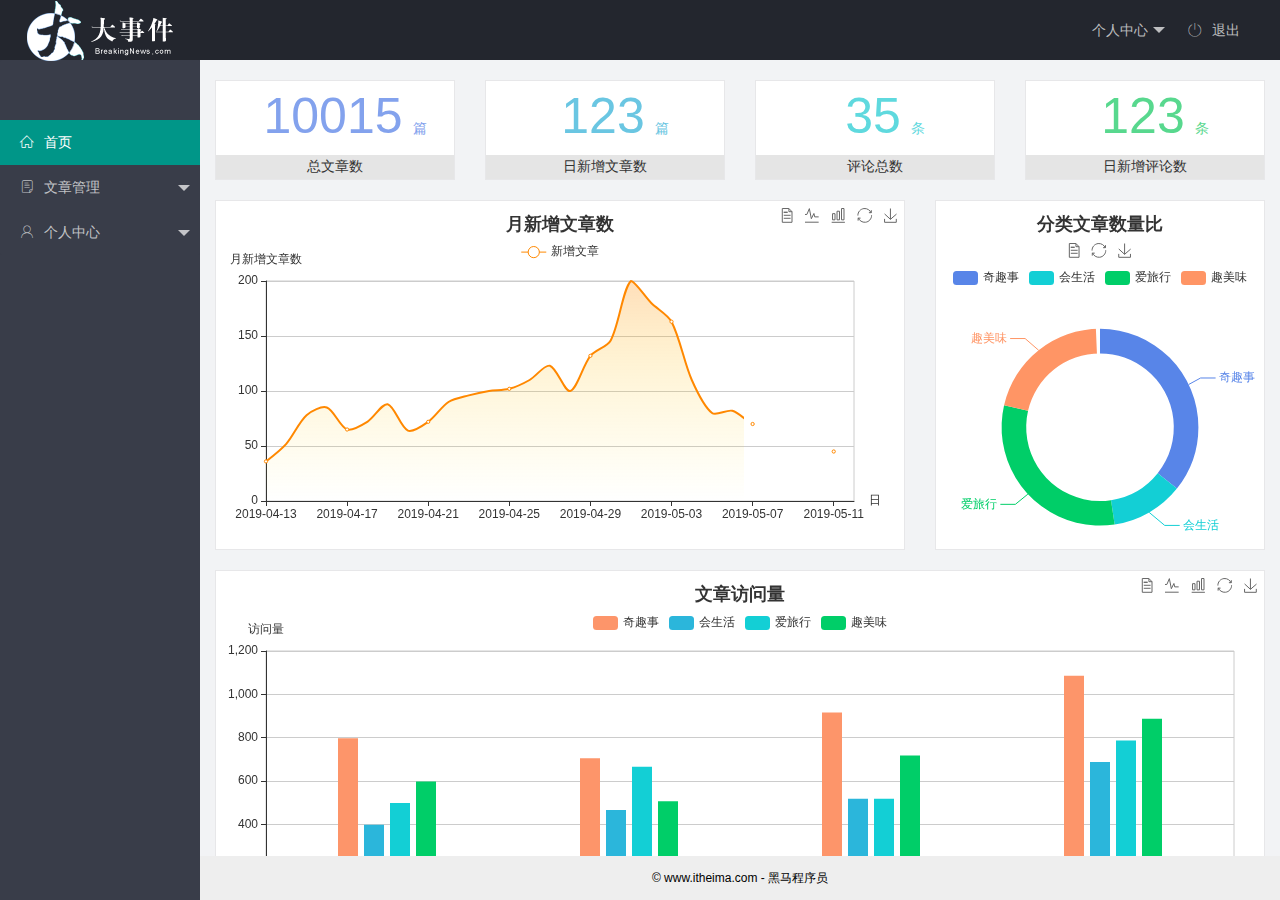
<file: index.html>
<!DOCTYPE html>
<html>

<head>
    <meta charset="utf-8">
    <meta name="viewport" content="width=device-width, initial-scale=1, maximum-scale=1">
    <title>重生项目</title>
    <!-- 引入字体图标css样式 -->
    <link rel="stylesheet" href="./assets/fonts/iconfont.css">
    <link rel="stylesheet" href="./assets/lib/layui/css/layui.css">
    <link rel="stylesheet" href="./assets/css/index.css">
</head>

<body class="layui-layout-body">
    <div class="layui-layout layui-layout-admin">
        <div class="layui-header">
            <div class="layui-logo">
                <img src="./assets/images/logo.png" alt="">
            </div>
            <!-- 头部区域（可配合layui已有的水平导航） -->
            <ul class="layui-nav layui-layout-right">
                <li class="layui-nav-item">
                    <a href="javascript:;">
                        <!-- 图片头像 -->
                        <img style="display: none;" class="avatar" src="./assets/images/sample.jpg" alt="">
                        <!-- 字体头像 -->
                        <span style="display: none;" class="text-avatar">A</span>
                        <!-- 固定文案 -->
                        <span class="person-center">个人中心</span>
                    </a>
                    <dl class="layui-nav-child">
                        <dd><a target="fm" href="./user/base_info.html">基本资料</a></dd>
                        <dd><a target="fm" href="./user/change_avatar.html">更换头像</a></dd>
                        <dd><a target="fm" href="./user/modify_password.html" href="">重置密码</a></dd>
                    </dl>
                </li>
                <li class="layui-nav-item"><a id="logout" href="javascript:;"><span class="iconfont icon-tuichu"></span>退出</a></li>
            </ul>
        </div>

        <div class="layui-side layui-bg-black">
            <div class="layui-side-scroll">
                <!-- 左侧导航区域（可配合layui已有的垂直导航） -->
                <ul class="layui-nav layui-nav-tree" lay-filter="test" lay-shrink="all">
                    <li class="user-info">
                        <!-- 图片头像 -->
                        <img style="display: none;" class="avatar" src="./assets/images/sample.jpg" alt="">
                        <!-- 字体头像 -->
                        <span style="display: none;" class="text-avatar">A</span>
                        <span style="display: none;" class="nickname">欢迎 xxx</span>
                    </li>
                    <li class="layui-nav-item layui-nav-itemed layui-this">
                        <!-- target指定在fm 这个命令的iframe框架中打开链接 -->
                        <a target="fm" href="./home/dashboard.html"><span class="iconfont icon-home"></span>首页</a>
                    </li>
                    <li class="layui-nav-item">
                        <a href="javascript:;"><span class="iconfont icon-16"></span>文章管理</a>
                        <dl class="layui-nav-child">
                            <dd><a target="fm" href="./article/category.html"><i class="layui-icon layui-icon-app"></i>文章类别</a></dd>
                            <dd><a target="fm" href="./article/list.html"><i class="layui-icon layui-icon-app"></i>文章列表</a></dd>
                            <dd><a target="fm" href="./article/publish.html"><i class="layui-icon layui-icon-app"></i>发表文章</a></dd>
                        </dl>
                    </li>
                    <li class="layui-nav-item">
                        <a href="javascript:;"><span class="iconfont icon-user"></span>个人中心</a>
                        <dl class="layui-nav-child">
                            <dd><a target="fm" href="./user/base_info.html"><i class="layui-icon layui-icon-app"></i>基本资料</a></dd>
                            <dd><a target="fm" href="./user/change_avatar.html"><i class="layui-icon layui-icon-app"></i>更换头像</a></dd>
                            <dd><a target="fm" href="./user/modify_password.html"><i class="layui-icon layui-icon-app"></i>修改密码</a></dd>
                        </dl>
                    </li>
                </ul>
            </div>
        </div>

        <div class="layui-body">
            <!-- 内容主体区域 -->
            <iframe name="fm" src="./home/dashboard.html" frameborder="0"></iframe>
        </div>

        <div class="layui-footer">
            <!-- 底部固定区域 -->
            © www.itheima.com - 黑马程序员
        </div>
    </div>

    <!-- 引入axious文件 -->
    <script src="./assets/lib/axios.js"></script>
    <!-- 引入jQuery文件 -->
    <script src="./assets/lib/jquery.js"></script>
    <!-- 引入Layui的js文件 -->
    <script src="./assets/lib/layui/layui.all.js"></script>
    <!-- 引入全局的apijs文件 -->
    <script src="./assets/js/commonAPI.js"></script>
    <!-- 引入自己的js文件 -->
    <script src="./assets/js/index.js"></script>

</body>

</html>
</file>
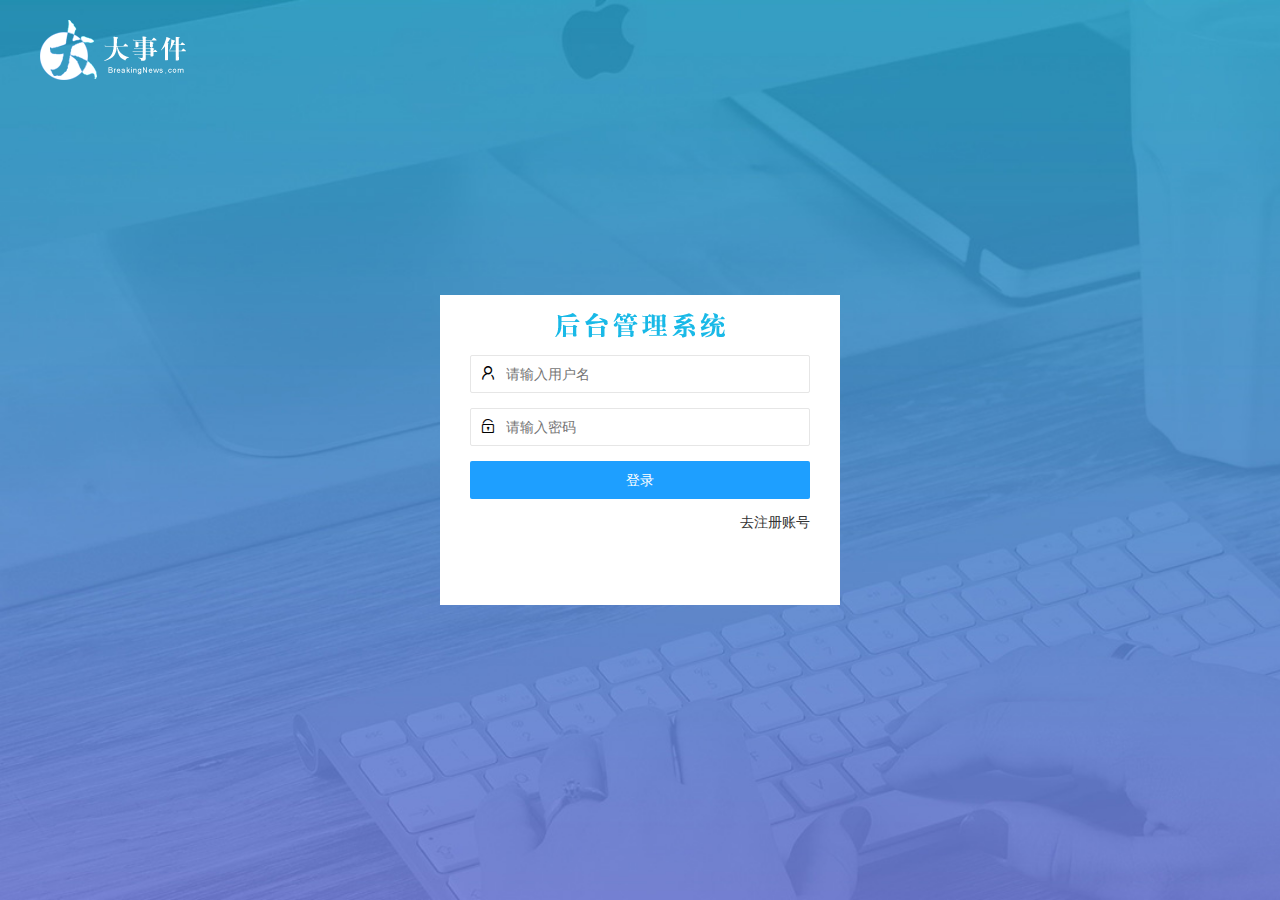
<file: login.html>
<!DOCTYPE html>
<html lang="en">

<head>
    <meta charset="UTF-8">
    <meta name="viewport" content="width=device-width, initial-scale=1.0">
    <title>重生项目</title>
    <!-- 引入Layui css文件 -->
    <link rel="stylesheet" href="./assets/lib/layui/css/layui.css">
    <link rel="stylesheet" href="./assets/css/login.css">
</head>

<body>
    <!-- 左上角logo -->
    <div class="logo">
        <img src="./assets/images/logo.png" alt="">
    </div>

    <!-- 中间的表单区域 -->
    <div class="content">
        <!-- 表单标题 -->
        <div class="title">
            <img src="./assets/images/login_title.png" alt="">
        </div>

        <!-- 表单主体 -->
        <!-- 注册表单 -->
        <form class="layui-form reg-form" action="" style="display: none;">
            <div class="layui-form-item">
                <i class="layui-icon layui-icon-username"></i>
                <input type="text" name="username" required lay-verify="required|username" placeholder="请输入用户名" autocomplete="off" class="layui-input">
            </div>
            <div class="layui-form-item">
                <i class="layui-icon layui-icon-password"></i>
                <input id="pass" type="password" name="password" required lay-verify="required|pass" placeholder="请输入密码" autocomplete="off" class="layui-input">
            </div>
            <div class="layui-form-item">
                <i class="layui-icon layui-icon-password"></i>
                <input type="password" required lay-verify="required|samePass" placeholder="再次确认密码" autocomplete="off" class="layui-input">
            </div>

            <!-- 提交按钮 -->
            <div class="layui-form-item">
                <button class="layui-btn layui-btn-fluid layui-btn-normal" lay-submit lay-filter="formDemo">注册</button>
            </div>

            <!-- 登录链接 -->
            <div class="link">
                <a href="javascript:;">去登录</a>
            </div>
        </form>


        <!-- 登录表单 -->
        <form class="layui-form login-form" action="">
            <div class="layui-form-item">
                <i class="layui-icon layui-icon-username"></i>
                <input type="text" name="username" required lay-verify="required|username" placeholder="请输入用户名" autocomplete="off" class="layui-input">
            </div>
            <div class="layui-form-item">
                <i class="layui-icon layui-icon-password"></i>
                <input type="password" name="password" required lay-verify="required|pass" placeholder="请输入密码" autocomplete="off" class="layui-input">
            </div>

            <!-- 提交按钮 -->
            <div class="layui-form-item">
                <button class="layui-btn layui-btn-fluid layui-btn-normal" lay-submit lay-filter="formDemo">登录</button>
            </div>

            <!-- 登录链接 -->
            <div class="link">
                <a href="javascript:;">去注册账号</a>
            </div>
        </form>
    </div>

    <!-- 引入axious文件 -->
    <script src="./assets/lib/axios.js"></script>
    <!-- 引入jQuery文件 -->
    <script src="./assets/lib/jquery.js"></script>
    <!-- 引入Layui的js文件 -->
    <script src="./assets/lib/layui/layui.all.js"></script>
    <!-- 引入全局的apijs文件 -->
    <script src="./assets/js/commonAPI.js"></script>
    <!-- 引入自己的js文件 -->
    <script src="./assets/js/login.js"></script>
</body>

</html>
</file>
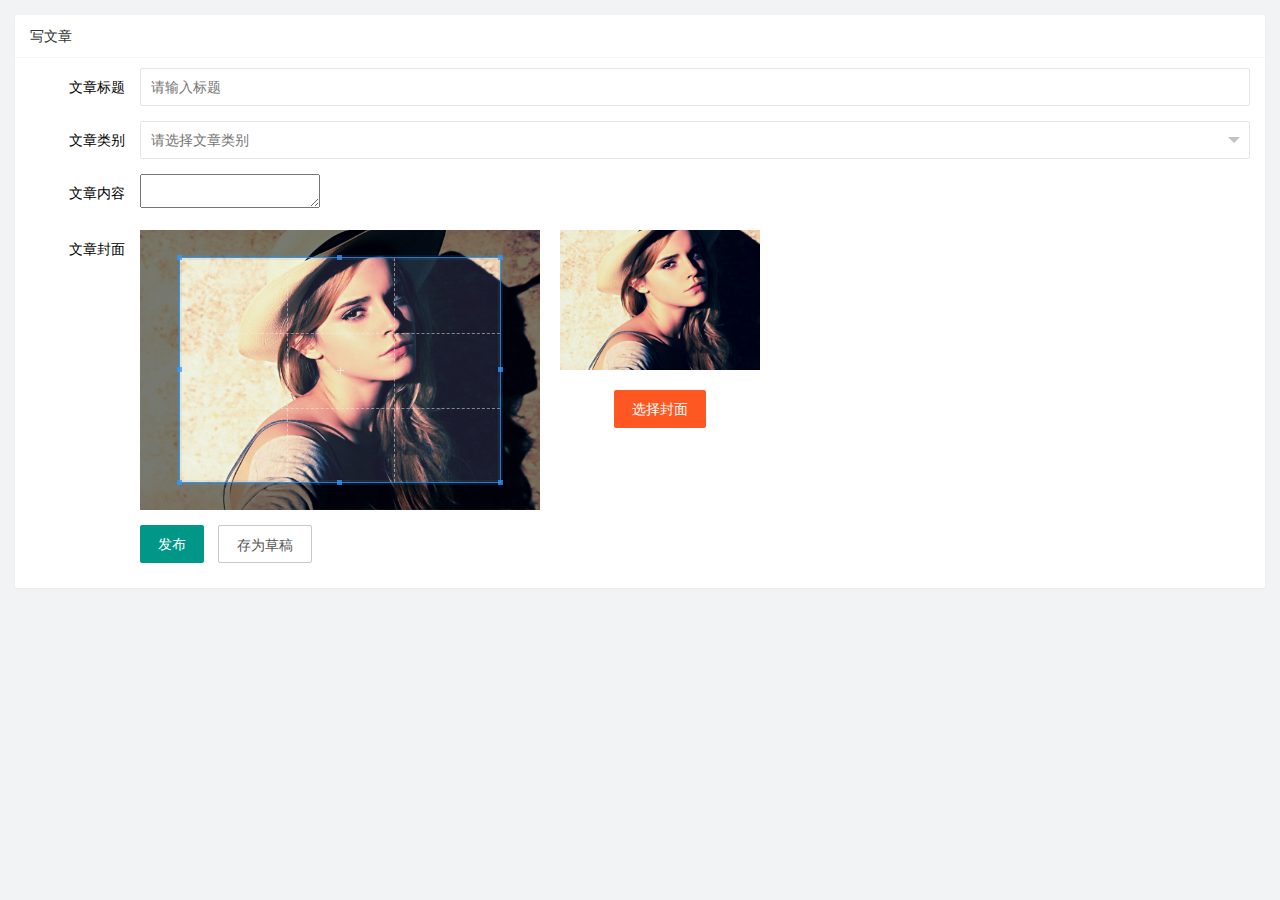
<file: article/edit.html>
<!DOCTYPE html>
<html lang="en">

<head>
    <meta charset="UTF-8">
    <meta name="viewport" content="width=device-width, initial-scale=1.0">
    <title>我的项目</title>
    <!-- 引入裁剪插件css文件 -->
    <link rel="stylesheet" href="../assets/lib/cropper/cropper.css">
    <!-- 引入layui插件的css文件 -->
    <link rel="stylesheet" href="../assets/lib/layui/css/layui.css">
    <!-- 引入自己css文件 -->
    <link rel="stylesheet" href="../assets/css/article.css">
</head>

<body>
    <!-- 卡片面板 -->
    <div class="layui-card">
        <div class="layui-card-header ">写文章</div>
        <div class="layui-card-body">
            <form class="layui-form publish-form" lay-filter="edit-form" action="">
                <div class="layui-form-item">
                    <label class="layui-form-label">文章标题</label>
                    <div class="layui-input-block">
                        <input type="text" name="title" required lay-verify="required" placeholder="请输入标题" autocomplete="off" class="layui-input">
                    </div>
                </div>

                <!-- 文章类别区域 -->
                <div class="layui-form-item">
                    <label class="layui-form-label">文章类别</label>
                    <div class="layui-input-block">
                        <!-- select 下拉选择框的值，就是我们选中那项option的value属性值 -->
                        <select id="cate-sel" name="cate_id" lay-verify="required">
                        <option value="">请选择文章类别</option>
                        <!-- <option value="0">合肥</option> -->
                        <!-- <option value="1">上海</option> -->
                      </select>
                    </div>
                </div>

                <!-- 文章内容区域 -->
                <div class="layui-form-item">
                    <label class="layui-form-label">文章内容</label>
                    <div class="layui-input-block">
                        </select>
                        <textarea name="content"></textarea>

                    </div>
                </div>

                <!-- 裁剪区域 -->
                <div class="layui-form-item">
                    <!-- 左侧的 label -->
                    <label class="layui-form-label">文章封面</label>
                    <!-- 选择封面区域 -->
                    <div class="layui-input-block cover-box">
                        <!-- 左侧裁剪区域 -->
                        <div class="cover-left">
                            <img id="image" src="/assets/images/sample2.jpg" alt="" />
                        </div>
                        <!-- 右侧预览区域和选择封面区域 -->
                        <div class="cover-right">
                            <!-- 预览的区域 -->
                            <div class="img-preview"></div>
                            <!-- 文件选择框 -->
                            <input type="file" name="" id="file" accept="image/jpg,image/png,image/gif,image/jpeg,image/BMP" style="display: none;">
                            <!-- 选择封面按钮 -->
                            <button id="choose-btn" type="button" class="layui-btn layui-btn-danger">选择封面</button>
                        </div>
                    </div>
                </div>

                <!-- 提交按钮 -->
                <div class="layui-form-item">
                    <div class="layui-input-block last-row">
                        <!-- lay-submit 控制按钮属性为提交按钮 -->
                        <button data-state="已发布" class="layui-btn" lay-submit lay-filter="formDemo">发布</button>
                        <button data-state="草稿" lay-submit class="layui-btn layui-btn-primary">存为草稿</button>
                    </div>
                </div>
            </form>
        </div>
    </div>



    <!-- 引入tinyMCE富文本插件 -->
    <script src="../assets/lib/tinymce/tinymce.min.js"></script>
    <script src="../assets/lib/tinymce/tinymce_setup.js"></script>
    <!-- 引入jquery文件 -->
    <script src="../assets/lib/jquery.js"></script>
    <!-- 引入裁剪插件js文件 -->
    <script src="../assets/lib/cropper/Cropper.js"></script>
    <script src="../assets/lib/cropper/jquery-cropper.js"></script>

    <script src="../assets/lib/layui/layui.all.js"></script>
    <script src="../assets/lib/axios.js"></script>
    <script src="../assets/js/commonAPI.js"></script>
    <!-- 引入自己的js文件 -->
    <script src="../assets/js/article/edit.js"></script>
</body>

</html>
</file>
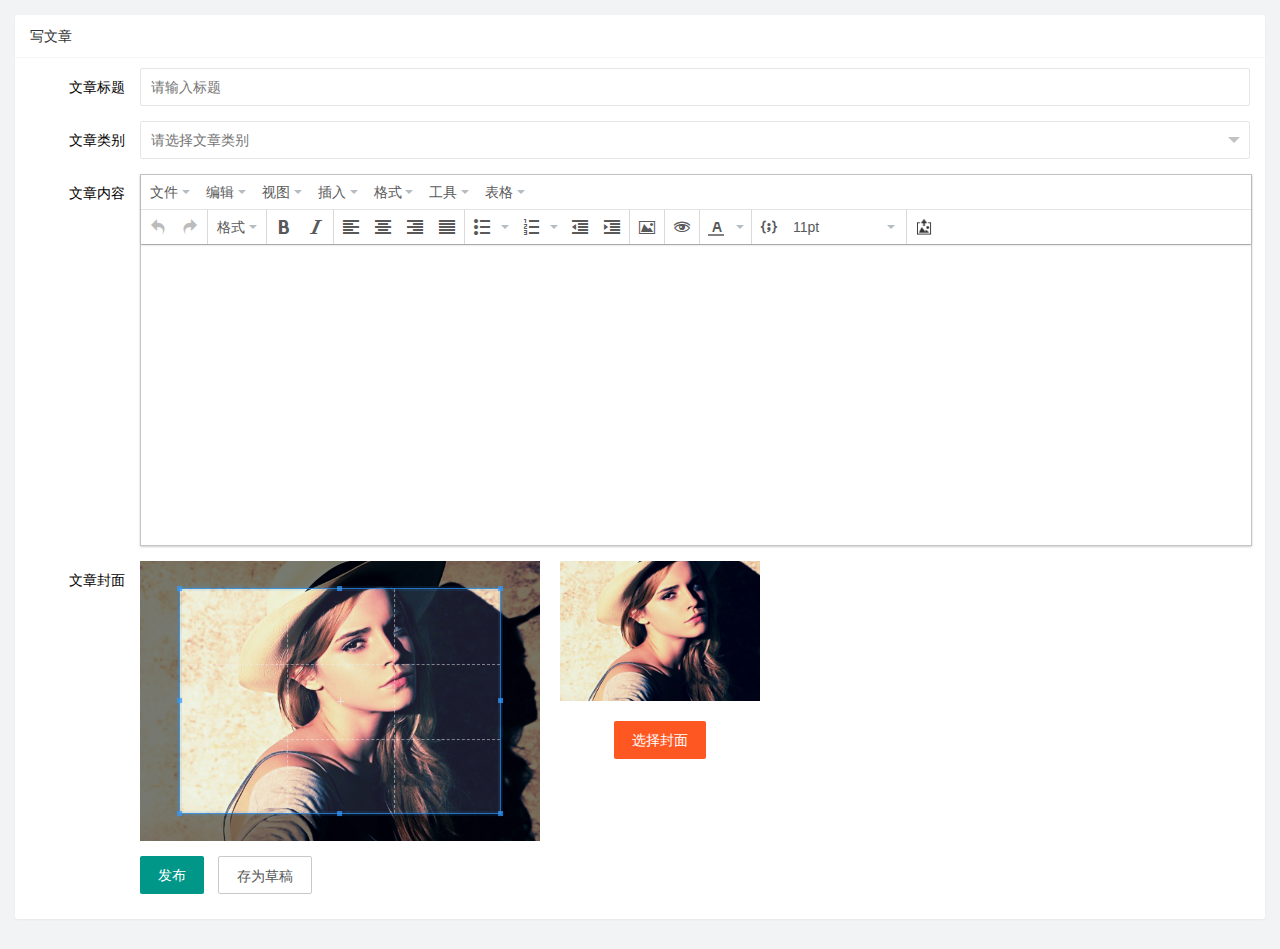
<file: article/publish.html>
<!DOCTYPE html>
<html lang="en">

<head>
    <meta charset="UTF-8">
    <meta name="viewport" content="width=device-width, initial-scale=1.0">
    <title>重生项目</title>
    <!-- 引入裁剪插件css文件 -->
    <link rel="stylesheet" href="../assets/lib/cropper/cropper.css">
    <!-- 引入layui插件的css文件 -->
    <link rel="stylesheet" href="../assets/lib/layui/css/layui.css">
    <!-- 引入自己css文件 -->
    <link rel="stylesheet" href="../assets/css/article.css">
</head>

<body>
    <!-- 卡片面板 -->
    <div class="layui-card">
        <div class="layui-card-header ">写文章</div>
        <div class="layui-card-body">
            <form class="layui-form publish-form" action="">
                <div class="layui-form-item">
                    <label class="layui-form-label">文章标题</label>
                    <div class="layui-input-block">
                        <input type="text" name="title" required lay-verify="required" placeholder="请输入标题" autocomplete="off" class="layui-input">
                    </div>
                </div>

                <!-- 文章类别区域 -->
                <div class="layui-form-item">
                    <label class="layui-form-label">文章类别</label>
                    <div class="layui-input-block">
                        <!-- select 下拉选择框的值，就是我们选中那项option的value属性值 -->
                        <select id="cate-sel" name="cate_id" lay-verify="required">
                        <option value="">请选择文章类别</option>
                        <!-- <option value="0">合肥</option> -->
                        <!-- <option value="1">上海</option> -->
                      </select>
                    </div>
                </div>

                <!-- 富文本区域 -->
                <div class="layui-form-item">
                    <label class="layui-form-label">文章内容</label>
                    <div class="layui-input-block">
                        </select>
                        <textarea name="content"></textarea>

                    </div>
                </div>

                <!-- 裁剪区域 -->
                <div class="layui-form-item">
                    <!-- 左侧的 label -->
                    <label class="layui-form-label">文章封面</label>
                    <!-- 选择封面区域 -->
                    <div class="layui-input-block cover-box">
                        <!-- 左侧裁剪区域 -->
                        <div class="cover-left">
                            <img id="image" src="../assets/images/sample2.jpg" alt="" />
                        </div>
                        <!-- 右侧预览区域和选择封面区域 -->
                        <div class="cover-right">
                            <!-- 预览的区域 -->
                            <div class="img-preview"></div>
                            <!-- 文件选择框 -->
                            <input type="file" name="" id="file" accept="image/jpg,image/png,image/gif,image/jpeg,image/BMP" style="display: none;">
                            <!-- 选择封面按钮 -->
                            <button id="choose-btn" type="button" class="layui-btn layui-btn-danger">选择封面</button>
                        </div>
                    </div>
                </div>

                <!-- 提交按钮 -->
                <div class="layui-form-item">
                    <div class="layui-input-block last-row">
                        <!-- lay-submit 控制按钮属性为提交按钮 -->
                        <button data-state="已发布" class="layui-btn" lay-submit lay-filter="formDemo">发布</button>
                        <button data-state="草稿" lay-submit class="layui-btn layui-btn-primary">存为草稿</button>
                    </div>
                </div>
            </form>
        </div>
    </div>



    <!-- 引入tinyMCE富文本插件 -->
    <script src="../assets/lib/tinymce/tinymce.min.js"></script>
    <script src="../assets/lib/tinymce/tinymce_setup.js"></script>
    <!-- 引入jquery文件 -->
    <script src="../assets/lib/jquery.js"></script>
    <!-- 引入裁剪插件js文件 -->
    <script src="../assets/lib/cropper/Cropper.js"></script>
    <script src="../assets/lib/cropper/jquery-cropper.js"></script>

    <script src="../assets/lib/layui/layui.all.js"></script>
    <script src="../assets/lib/axios.js"></script>
    <script src="../assets/js/commonAPI.js"></script>
    <!-- 引入自己的js文件 -->
    <script src="../assets/js/article/publish.js"></script>
</body>

</html>
</file>
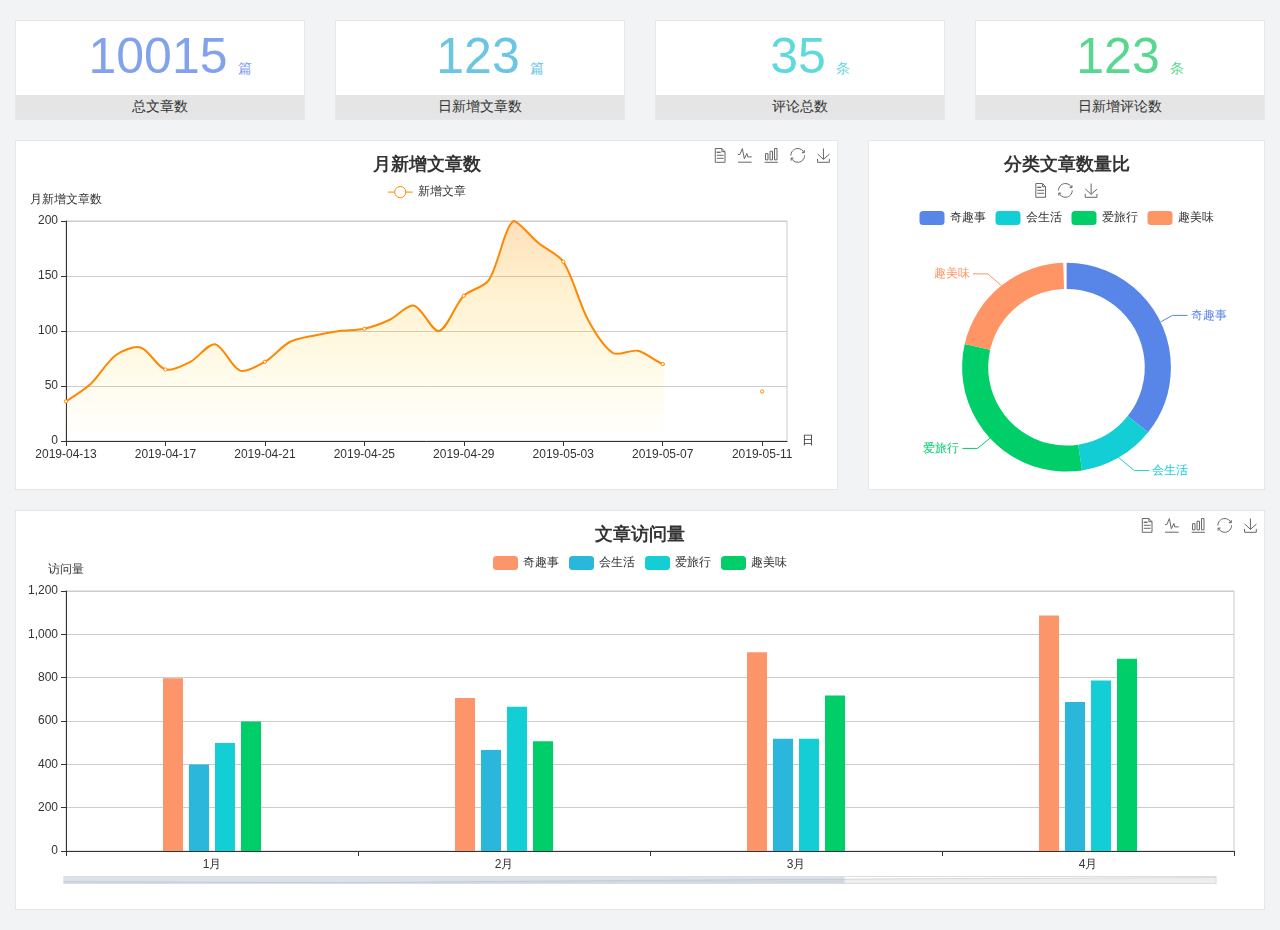
<file: home/dashboard.html>
<!DOCTYPE html>
<html lang="en">

<head>
    <meta charset="UTF-8">
    <meta name="viewport" content="width=device-width, initial-scale=1.0">
    <meta http-equiv="X-UA-Compatible" content="ie=edge">
    <title>图表统计</title>
    <link rel="stylesheet" href="../assets/lib/bootstrap.css" />
    <link rel="stylesheet" href="../assets/lib/main.css" />
    <script src="../assets/lib/jquery.js"></script>
    <script type="text/javascript" src="../assets/lib/echarts.min.js"></script>
</head>

<body>
    <div class="container-fluid">
        <div class="row spannel_list">
            <div class="col-sm-3 col-xs-6">
                <div class="spannel">
                    <em>10015</em><span>篇</span>
                    <b>总文章数</b>
                </div>
            </div>
            <div class="col-sm-3 col-xs-6">
                <div class="spannel scolor01">
                    <em>123</em><span>篇</span>
                    <b>日新增文章数</b>
                </div>
            </div>
            <div class="col-sm-3 col-xs-6">
                <div class="spannel scolor02">
                    <em>35</em><span>条</span>
                    <b>评论总数</b>
                </div>
            </div>
            <div class="col-sm-3 col-xs-6">
                <div class="spannel scolor03">
                    <em>123</em><span>条</span>
                    <b>日新增评论数</b>
                </div>
            </div>
        </div>
    </div>

    <div class="container-fluid">
        <div class="row curve-pie">
            <div class="col-lg-8 col-md-8">
                <div class="gragh_pannel" id="curve_show"></div>
            </div>
            <div class="col-lg-4 col-md-4">
                <div class="gragh_pannel" id="pie_show"></div>
            </div>
        </div>
    </div>

    <div class="container-fluid">
        <div class="column_pannel" id="column_show"></div>
    </div>

    <script>
        var oChart = echarts.init(document.getElementById('curve_show'));
        var aList_all = [{
            'count': 36,
            'date': '2019-04-13'
        }, {
            'count': 52,
            'date': '2019-04-14'
        }, {
            'count': 78,
            'date': '2019-04-15'
        }, {
            'count': 85,
            'date': '2019-04-16'
        }, {
            'count': 65,
            'date': '2019-04-17'
        }, {
            'count': 72,
            'date': '2019-04-18'
        }, {
            'count': 88,
            'date': '2019-04-19'
        }, {
            'count': 64,
            'date': '2019-04-20'
        }, {
            'count': 72,
            'date': '2019-04-21'
        }, {
            'count': 90,
            'date': '2019-04-22'
        }, {
            'count': 96,
            'date': '2019-04-23'
        }, {
            'count': 100,
            'date': '2019-04-24'
        }, {
            'count': 102,
            'date': '2019-04-25'
        }, {
            'count': 110,
            'date': '2019-04-26'
        }, {
            'count': 123,
            'date': '2019-04-27'
        }, {
            'count': 100,
            'date': '2019-04-28'
        }, {
            'count': 132,
            'date': '2019-04-29'
        }, {
            'count': 146,
            'date': '2019-04-30'
        }, {
            'count': 200,
            'date': '2019-05-01'
        }, {
            'count': 180,
            'date': '2019-05-02'
        }, {
            'count': 163,
            'date': '2019-05-03'
        }, {
            'count': 110,
            'date': '2019-05-04'
        }, {
            'count': 80,
            'date': '2019-05-05'
        }, {
            'count': 82,
            'date': '2019-05-06'
        }, {
            'count': 70,
            'date': '2019-05-07'
        }, {
            'count': 65,
            'date': '2019-05-08'
        }, {
            'count': 54,
            'date': '2019-05-09'
        }, {
            'count': 40,
            'date': '2019-05-10'
        }, {
            'count': 45,
            'date': '2019-05-11'
        }, {
            'count': 38,
            'date': '2019-05-12'
        }, ];

        let aCount = [];
        let aDate = [];

        for (var i = 0; i < aList_all.length; i++) {
            aCount.push(aList_all[i].count);
            aDate.push(aList_all[i].date);
        }

        var chartopt = {
            title: {
                text: '月新增文章数',
                left: 'center',
                top: '10'
            },
            tooltip: {
                trigger: 'axis'
            },
            legend: {
                data: ['新增文章'],
                top: '40'
            },
            toolbox: {
                show: true,
                feature: {
                    mark: {
                        show: true
                    },
                    dataView: {
                        show: true,
                        readOnly: false
                    },
                    magicType: {
                        show: true,
                        type: ['line', 'bar']
                    },
                    restore: {
                        show: true
                    },
                    saveAsImage: {
                        show: true
                    }
                }
            },
            calculable: true,
            xAxis: [{
                name: '日',
                type: 'category',
                boundaryGap: false,
                data: aDate
            }],
            yAxis: [{
                name: '月新增文章数',
                type: 'value'
            }],
            series: [{
                name: '新增文章',
                type: 'line',
                smooth: true,
                itemStyle: {
                    normal: {
                        areaStyle: {
                            type: 'default'
                        },
                        color: '#f80'
                    },
                    lineStyle: {
                        color: '#f80'
                    }
                },
                data: aCount
            }],
            areaStyle: {
                normal: {
                    color: new echarts.graphic.LinearGradient(0, 0, 0, 1, [{
                        offset: 0,
                        color: 'rgba(255,136,0,0.39)'
                    }, {
                        offset: .34,
                        color: 'rgba(255,180,0,0.25)'
                    }, {
                        offset: 1,
                        color: 'rgba(255,222,0,0.00)'
                    }])

                }
            },
            grid: {
                show: true,
                x: 50,
                x2: 50,
                y: 80,
                height: 220
            }
        };

        oChart.setOption(chartopt);


        var oPie = echarts.init(document.getElementById('pie_show'));
        var oPieopt = {
            title: {
                top: 10,
                text: '分类文章数量比',
                x: 'center'
            },
            tooltip: {
                trigger: 'item',
                formatter: "{a} <br/>{b} : {c} ({d}%)"
            },
            color: ['#5885e8', '#13cfd5', '#00ce68', '#ff9565'],
            legend: {
                x: 'center',
                top: 65,
                data: ['奇趣事', '会生活', '爱旅行', '趣美味']
            },
            toolbox: {
                show: true,
                x: 'center',
                top: 35,
                feature: {
                    mark: {
                        show: true
                    },
                    dataView: {
                        show: true,
                        readOnly: false
                    },
                    magicType: {
                        show: true,
                        type: ['pie', 'funnel'],
                        option: {
                            funnel: {
                                x: '25%',
                                width: '50%',
                                funnelAlign: 'left',
                                max: 1548
                            }
                        }
                    },
                    restore: {
                        show: true
                    },
                    saveAsImage: {
                        show: true
                    }
                }
            },
            calculable: true,
            series: [{
                name: '访问来源',
                type: 'pie',
                radius: ['45%', '60%'],
                center: ['50%', '65%'],
                data: [{
                    value: 300,
                    name: '奇趣事'
                }, {
                    value: 100,
                    name: '会生活'
                }, {
                    value: 260,
                    name: '爱旅行'
                }, {
                    value: 180,
                    name: '趣美味'
                }]
            }]
        };
        oPie.setOption(oPieopt);



        var oColumn = this.echarts.init(document.getElementById('column_show'));
        var oColumnopt = {
            title: {
                text: '文章访问量',
                left: 'center',
                top: '10'
            },
            tooltip: {
                trigger: 'axis'
            },
            legend: {
                data: ['奇趣事', '会生活', '爱旅行', '趣美味'],
                top: '40'
            },
            toolbox: {
                show: true,
                feature: {
                    mark: {
                        show: true
                    },
                    dataView: {
                        show: true,
                        readOnly: false
                    },
                    magicType: {
                        show: true,
                        type: ['line', 'bar']
                    },
                    restore: {
                        show: true
                    },
                    saveAsImage: {
                        show: true
                    }
                }
            },
            calculable: true,
            xAxis: [{
                type: 'category',
                data: ['1月', '2月', '3月', '4月', '5月']
            }],
            yAxis: [{
                name: '访问量',
                type: 'value'
            }],
            series: [{
                name: '奇趣事',
                type: 'bar',
                barWidth: 20,
                itemStyle: {
                    normal: {
                        areaStyle: {
                            type: 'default'
                        },
                        color: '#fd956a'
                    }
                },
                data: [800, 708, 920, 1090, 1200]
            }, {
                name: '会生活',
                type: 'bar',
                barWidth: 20,
                itemStyle: {
                    normal: {
                        areaStyle: {
                            type: 'default'
                        },
                        color: '#2bb6db'
                    }
                },
                data: [400, 468, 520, 690, 800]
            }, {
                name: '爱旅行',
                type: 'bar',
                barWidth: 20,
                itemStyle: {
                    normal: {
                        areaStyle: {
                            type: 'default'
                        },
                        color: '#13cfd5'
                    }
                },
                data: [500, 668, 520, 790, 900]
            }, {
                name: '趣美味',
                type: 'bar',
                barWidth: 20,
                itemStyle: {
                    normal: {
                        areaStyle: {
                            type: 'default'
                        },
                        color: '#00ce68'
                    }
                },
                data: [600, 508, 720, 890, 1000]
            }],
            grid: {
                show: true,
                x: 50,
                x2: 30,
                y: 80,
                height: 260
            },
            dataZoom: [ //给x轴设置滚动条
                {
                    start: 0, //默认为0
                    end: 100 - 1000 / 31, //默认为100
                    type: 'slider',
                    show: true,
                    xAxisIndex: [0],
                    handleSize: 0, //滑动条的 左右2个滑动条的大小
                    height: 8, //组件高度
                    left: 45, //左边的距离
                    right: 50, //右边的距离
                    bottom: 26, //右边的距离
                    handleColor: '#ddd', //h滑动图标的颜色
                    handleStyle: {
                        borderColor: "#cacaca",
                        borderWidth: "1",
                        shadowBlur: 2,
                        background: "#ddd",
                        shadowColor: "#ddd",
                    }
                }
            ]
        };
        oColumn.setOption(oColumnopt);
    </script>
</body>

</html>
</file>
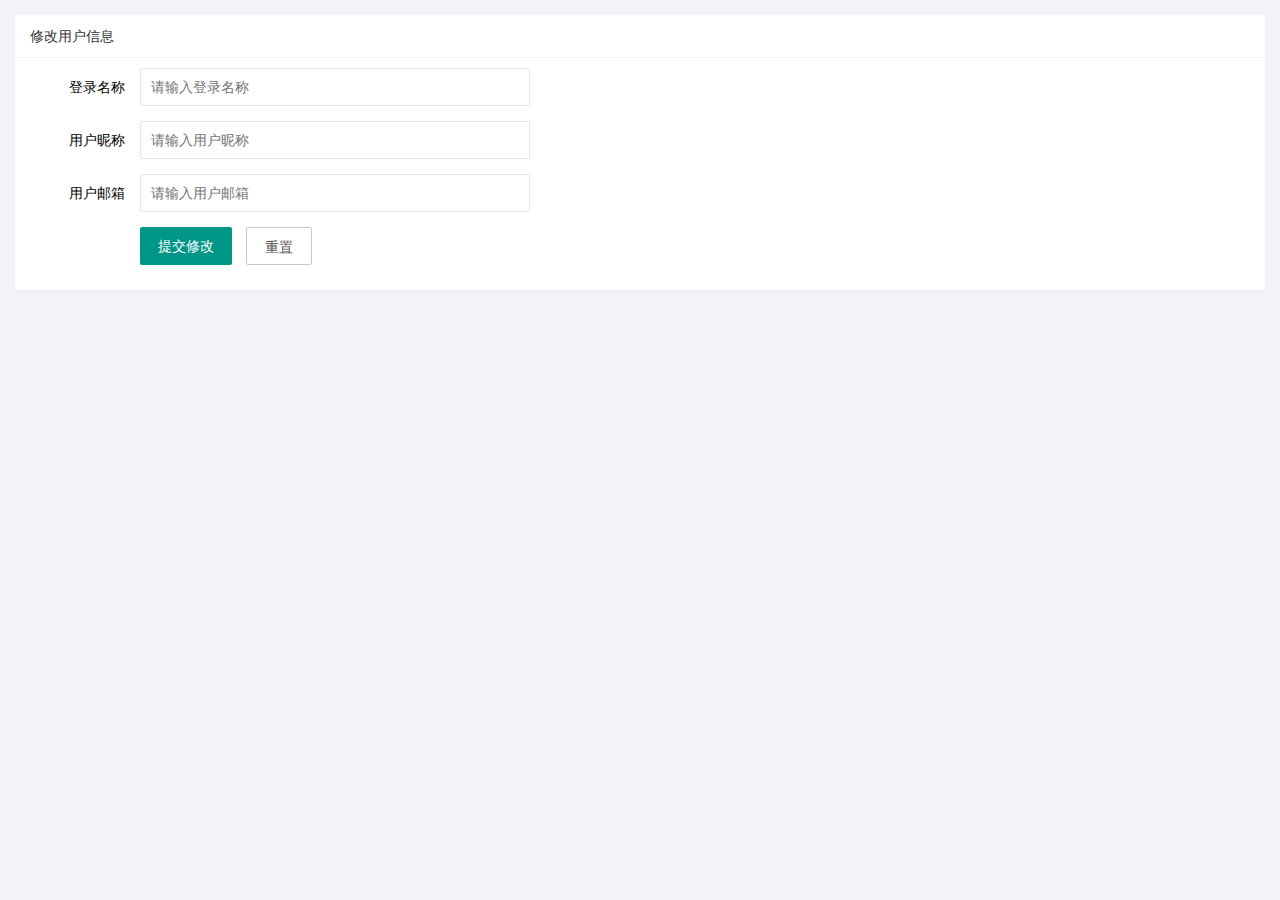
<file: user/base_info.html>
<!DOCTYPE html>
<html lang="en">

<head>
    <meta charset="UTF-8">
    <meta name="viewport" content="width=device-width, initial-scale=1.0">
    <title>重生项目</title>
    <!-- 引入字体图标css样式 -->
    <link rel="stylesheet" href="../assets/fonts/iconfont.css">
    <link rel="stylesheet" href="../assets/lib/layui/css/layui.css">
    <link rel="stylesheet" href="../assets/css/user.css">
</head>

<body>
    <!-- 卡片面板 -->
    <div class="layui-card">
        <div class="layui-card-header">修改用户信息</div>
        <div class="layui-card-body">
            <form class="layui-form base-info-form" lay-filter="edit-userinfo" action="">
                <!-- 登录名称 -->
                <div class="layui-form-item">
                    <label class="layui-form-label">登录名称</label>
                    <div class="layui-input-block">
                        <input readonly type="text" name="username" required="" lay-verify="required" placeholder="请输入登录名称" autocomplete="off" class="layui-input">
                    </div>
                </div>
                <!-- 用户昵称 -->
                <div class="layui-form-item">
                    <label class="layui-form-label">用户昵称</label>
                    <div class="layui-input-block">
                        <input type="text" name="nickname" required="" lay-verify="required|nick" placeholder="请输入用户昵称" autocomplete="off" class="layui-input">
                    </div>
                </div>
                <!-- 用户邮箱 -->
                <div class="layui-form-item">
                    <label class="layui-form-label">用户邮箱</label>
                    <div class="layui-input-block">
                        <input type="text" name="email" required="" lay-verify="required|email" placeholder="请输入用户邮箱" autocomplete="off" class="layui-input">
                    </div>
                </div>
                <!-- id输入框(隐藏域) -->
                <input type="hidden" name="id">
                <!-- 底部按钮 -->
                <div class="layui-form-item">
                    <div class="layui-input-block">
                        <!-- 通过隐藏域保存用户的隐私数据 -->
                        <button class="layui-btn" lay-submit="">提交修改</button>
                        <button id="btnReset" class="layui-btn layui-btn-primary">重置</button>
                    </div>
                </div>
            </form>
        </div>
    </div>

    <!-- 引入axious文件 -->
    <script src="../assets/lib/axios.js"></script>
    <!-- 引入jQuery文件 -->
    <script src="../assets/lib/jquery.js"></script>
    <!-- 引入Layui的js文件 -->
    <script src="../assets/lib/layui/layui.all.js"></script>
    <!-- 引入全局的apijs文件 -->
    <script src="../assets/js/commonAPI.js"></script>
    <!-- 引入自己的js文件 -->
    <script src="../assets/js/user/base_info.js"></script>
</body>

</html>
</file>
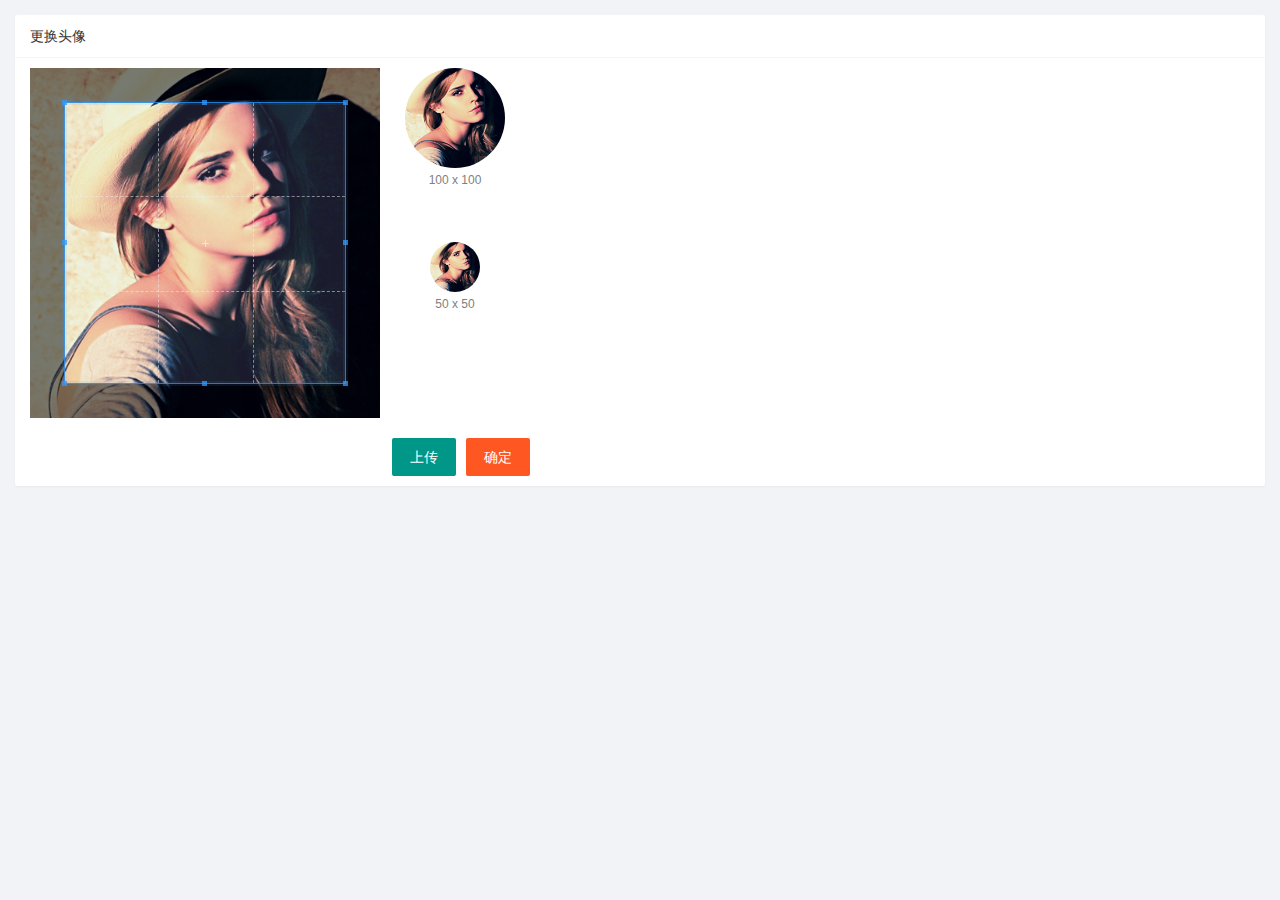
<file: user/change_avatar.html>
<!DOCTYPE html>
<html lang="en">

<head>
    <meta charset="UTF-8">
    <meta name="viewport" content="width=device-width, initial-scale=1.0">
    <title>重生项目</title>
    <!-- 引入裁剪插件css文件 -->
    <link rel="stylesheet" href="../assets/lib/cropper/cropper.css">
    <!-- 引入字体图标css样式 -->
    <link rel="stylesheet" href="../assets/fonts/iconfont.css">
    <link rel="stylesheet" href="../assets/lib/layui/css/layui.css">
    <link rel="stylesheet" href="../assets/css/user.css">
</head>

<body>
    <!-- 卡片面板 -->
    <div class="layui-card">
        <div class="layui-card-header">更换头像</div>
        <div class="layui-card-body">
            <!-- 第一行的图片裁剪和预览区域 -->
            <div class="row1">
                <!-- 图片裁剪区域 -->
                <div class="cropper-box">
                    <!-- 这个 img 标签很重要，将来会把它初始化为裁剪区域 -->
                    <img id="image" src="../assets/images/sample.jpg" />
                </div>
                <!-- 图片的预览区域 -->
                <div class="preview-box">
                    <div>
                        <!-- 宽高为 100px 的预览区域 -->
                        <div class="img-preview w100"></div>
                        <p class="size">100 x 100</p>
                    </div>
                    <div>
                        <!-- 宽高为 50px 的预览区域 -->
                        <div class="img-preview w50"></div>
                        <p class="size">50 x 50</p>
                    </div>
                </div>
            </div>

            <!-- 第二行的按钮区域 -->
            <div class="row2">
                <input id="file" type="file" name="" style="display: none;">
                <button id="upload-btn" type="button" class="layui-btn">上传</button>
                <button id="save-btn" type="button" class="layui-btn layui-btn-danger">确定</button>
            </div>
        </div>
    </div>

    <!-- 引入axious文件 -->
    <script src="../assets/lib/axios.js"></script>
    <!-- 引入jQuery文件 -->
    <script src="../assets/lib/jquery.js"></script>
    <!-- 引入裁剪插件js文件 -->
    <script src="../assets/lib/cropper/Cropper.js"></script>
    <script src="../assets/lib/cropper/jquery-cropper.js"></script>
    <!-- 引入Layui的js文件 -->
    <script src="../assets/lib/layui/layui.all.js"></script>
    <!-- 引入全局的apijs文件 -->
    <script src="../assets/js/commonAPI.js"></script>
    <!-- 引入自己的js文件 -->
    <script src="../assets/js/user/change_avatar.js"></script>
</body>

</html>
</file>
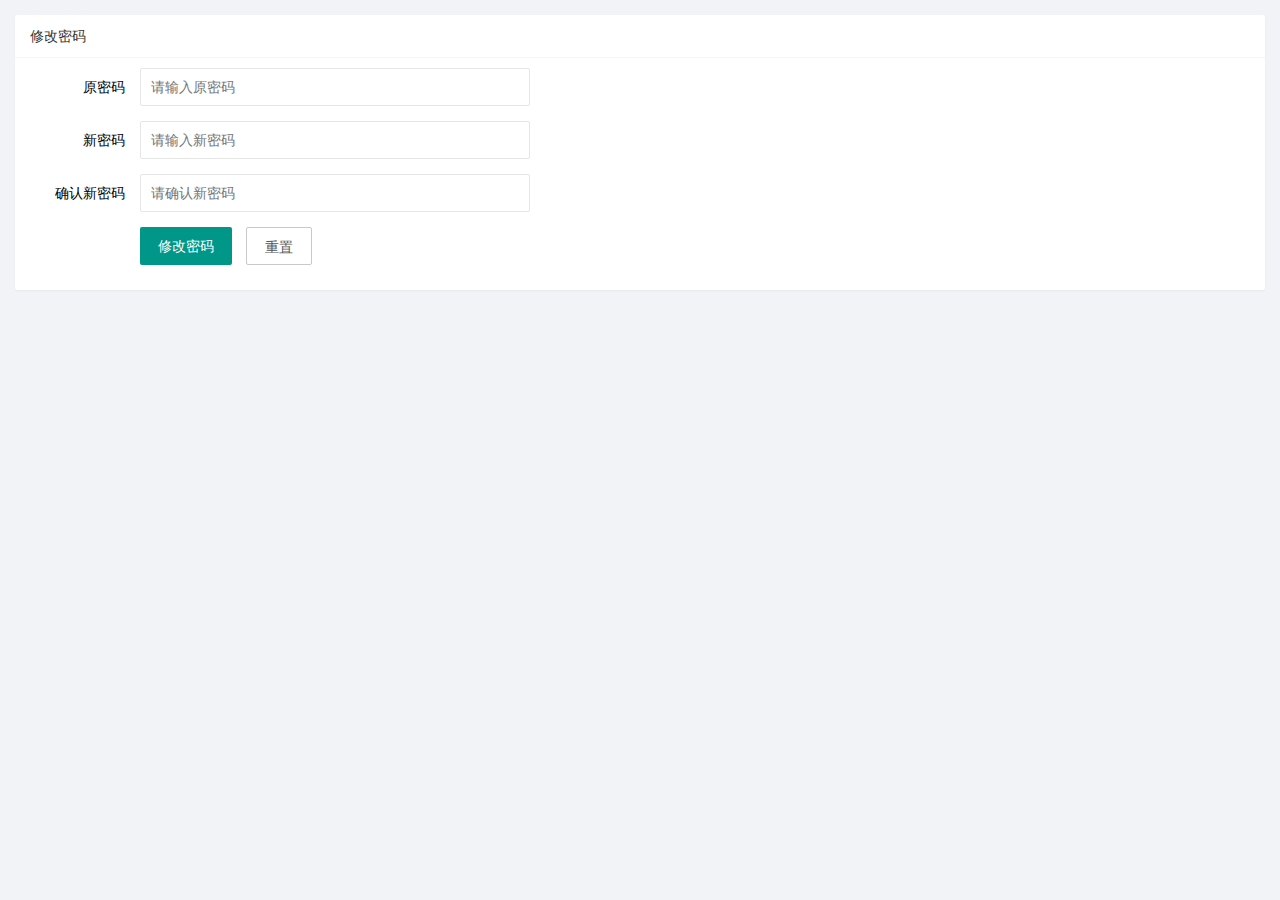
<file: user/modify_password.html>
<!DOCTYPE html>
<html lang="en">

<head>
    <meta charset="UTF-8">
    <meta name="viewport" content="width=device-width, initial-scale=1.0">
    <title>重生项目</title>
    <!-- 引入字体图标css样式 -->
    <link rel="stylesheet" href="../assets/fonts/iconfont.css">
    <link rel="stylesheet" href="../assets/lib/layui/css/layui.css">
    <link rel="stylesheet" href="../assets/css/user.css">
</head>

<body>
    <!-- 卡片面板 -->
    <div class="layui-card">
        <div class="layui-card-header">修改密码</div>
        <div class="layui-card-body">
            <!-- 表单区域 -->
            <form class="layui-form">
                <!-- 原密码 -->
                <div class="layui-form-item">
                    <label class="layui-form-label">原密码</label>
                    <div class="layui-input-block">
                        <input type="password" name="oldPwd" required="" lay-verify="required|pass" placeholder="请输入原密码" autocomplete="off" class="layui-input">
                    </div>
                </div>
                <!-- 新密码 -->
                <div class="layui-form-item">
                    <label class="layui-form-label">新密码</label>
                    <div class="layui-input-block">
                        <input id="pass" type="password" name="newPwd" required="" lay-verify="required|pass" placeholder="请输入新密码" autocomplete="off" class="layui-input">
                    </div>
                </div>
                <!-- 确认新密码 -->
                <div class="layui-form-item">
                    <label class="layui-form-label">确认新密码</label>
                    <div class="layui-input-block">
                        <input type="password" required="" lay-verify="required|pass|confirmPass" placeholder="请确认新密码" autocomplete="off" class="layui-input">
                    </div>
                </div>
                <!-- 操作按钮 -->
                <div class="layui-form-item">
                    <div class="layui-input-block">
                        <button class="layui-btn" lay-submit="">修改密码</button>
                        <button type="reset" class="layui-btn layui-btn-primary">重置</button>
                    </div>
                </div>
            </form>
        </div>
    </div>

    <!-- 引入axious文件 -->
    <script src="../assets/lib/axios.js"></script>
    <!-- 引入jQuery文件 -->
    <script src="../assets/lib/jquery.js"></script>
    <!-- 引入Layui的js文件 -->
    <script src="../assets/lib/layui/layui.all.js"></script>
    <!-- 引入全局的apijs文件 -->
    <script src="../assets/js/commonAPI.js"></script>
    <!-- 引入自己的js文件 -->
    <script src="../assets/js/user/modify_password.js"></script>
</body>

</html>
</file>
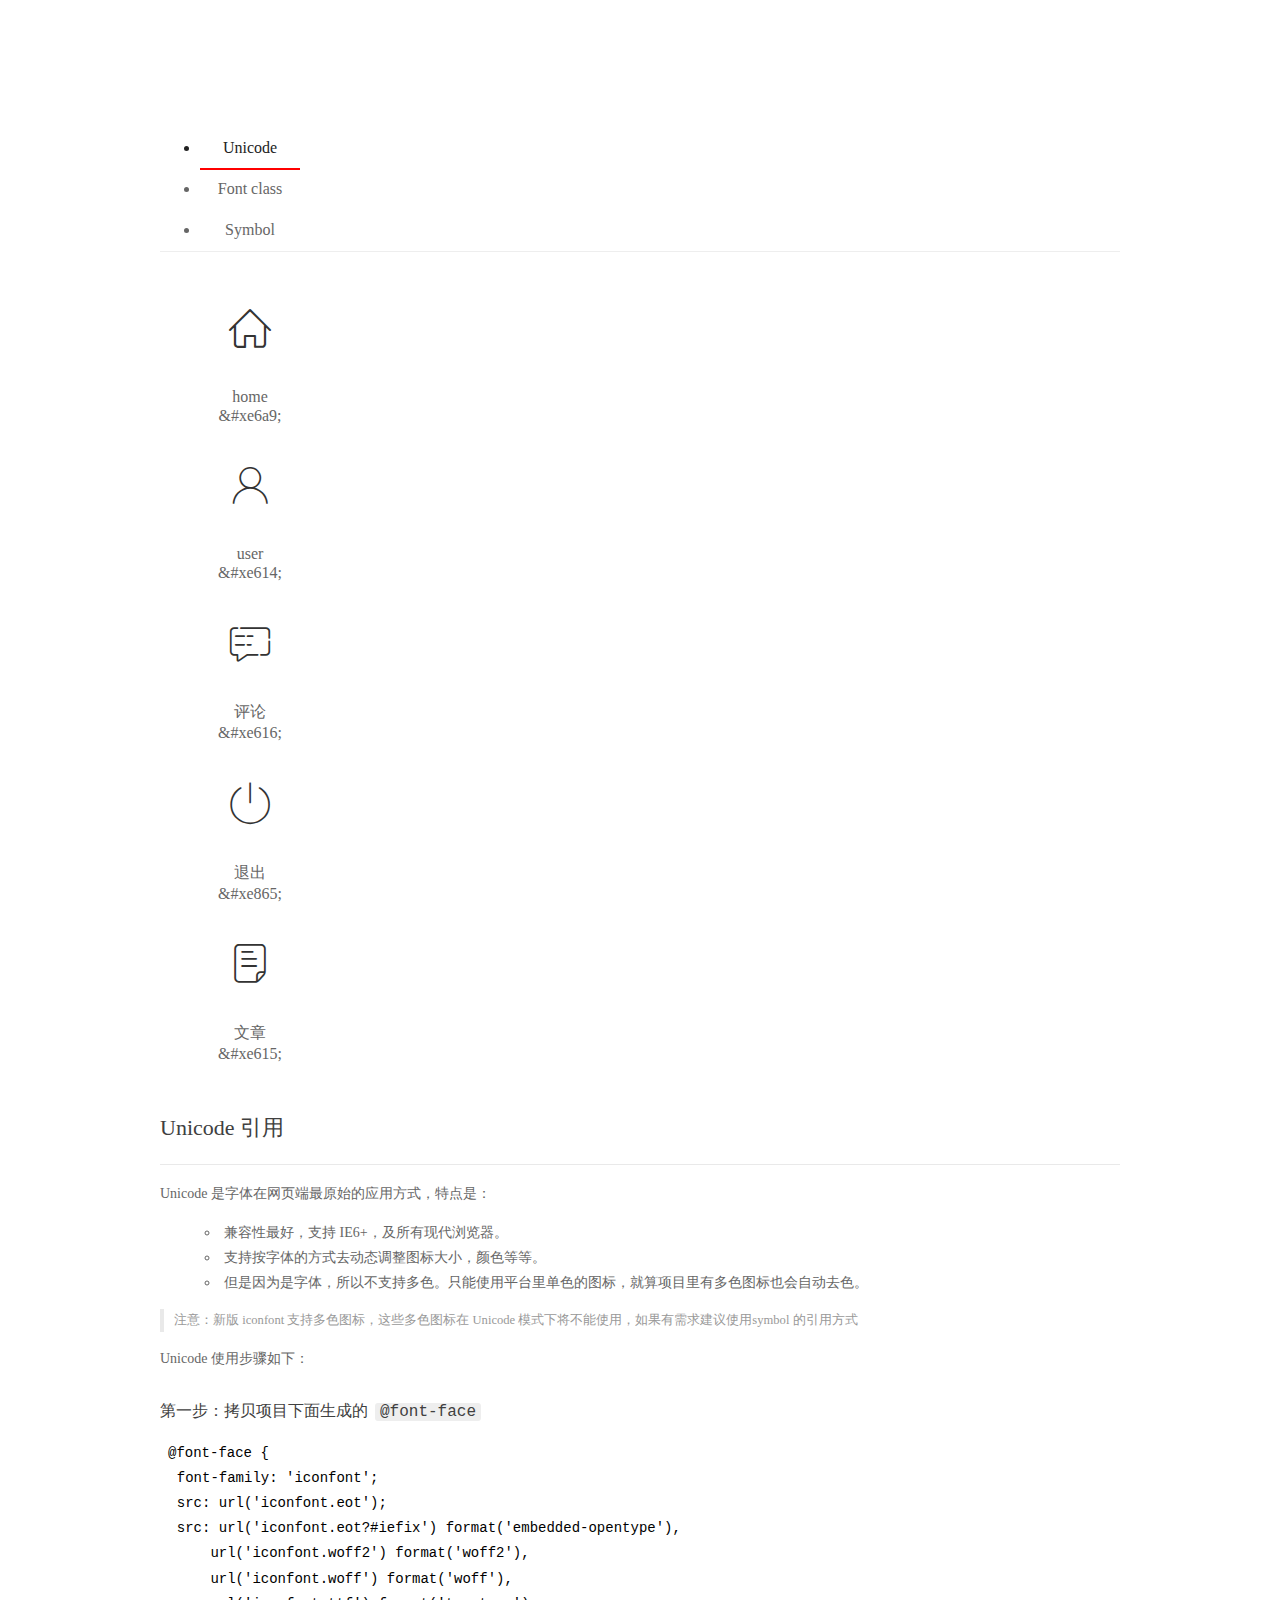
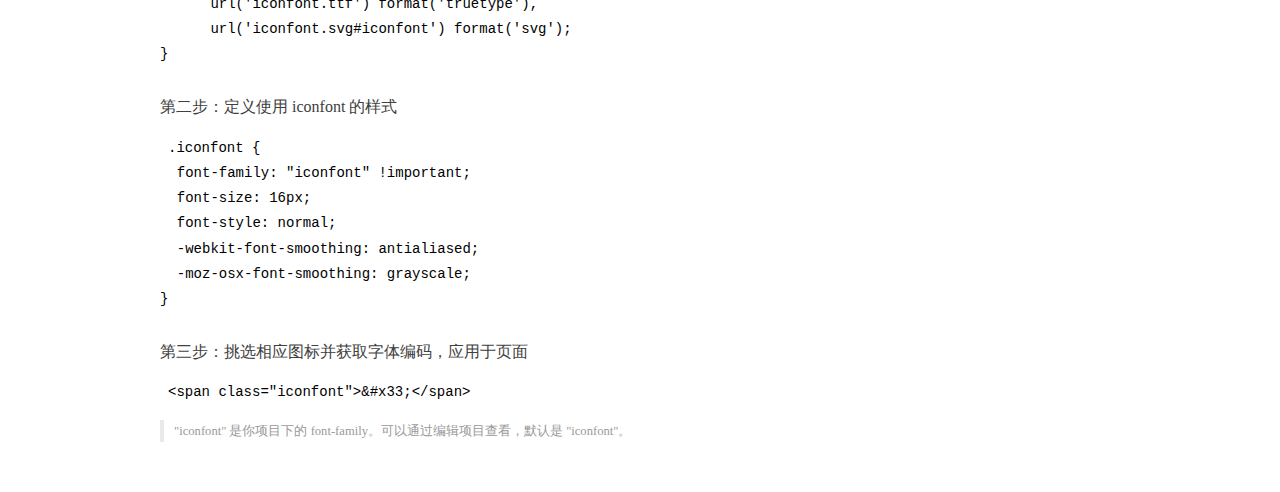
<file: assets/fonts/demo_index.html>
<!DOCTYPE html>
<html>
<head>
  <meta charset="utf-8"/>
  <title>IconFont Demo</title>
  <link rel="shortcut icon" href="https://gtms04.alicdn.com/tps/i4/TB1_oz6GVXXXXaFXpXXJDFnIXXX-64-64.ico" type="image/x-icon"/>
  <link rel="stylesheet" href="https://g.alicdn.com/thx/cube/1.3.2/cube.min.css">
  <link rel="stylesheet" href="demo.css">
  <link rel="stylesheet" href="iconfont.css">
  <script src="iconfont.js"></script>
  <!-- jQuery -->
  <script src="https://a1.alicdn.com/oss/uploads/2018/12/26/7bfddb60-08e8-11e9-9b04-53e73bb6408b.js"></script>
  <!-- 代码高亮 -->
  <script src="https://a1.alicdn.com/oss/uploads/2018/12/26/a3f714d0-08e6-11e9-8a15-ebf944d7534c.js"></script>
</head>
<body>
  <div class="main">
    <h1 class="logo"><a href="https://www.iconfont.cn/" title="iconfont 首页" target="_blank">&#xe86b;</a></h1>
    <div class="nav-tabs">
      <ul id="tabs" class="dib-box">
        <li class="dib active"><span>Unicode</span></li>
        <li class="dib"><span>Font class</span></li>
        <li class="dib"><span>Symbol</span></li>
      </ul>
      
    </div>
    <div class="tab-container">
      <div class="content unicode" style="display: block;">
          <ul class="icon_lists dib-box">
          
            <li class="dib">
              <span class="icon iconfont">&#xe6a9;</span>
                <div class="name">home</div>
                <div class="code-name">&amp;#xe6a9;</div>
              </li>
          
            <li class="dib">
              <span class="icon iconfont">&#xe614;</span>
                <div class="name">user</div>
                <div class="code-name">&amp;#xe614;</div>
              </li>
          
            <li class="dib">
              <span class="icon iconfont">&#xe616;</span>
                <div class="name">评论</div>
                <div class="code-name">&amp;#xe616;</div>
              </li>
          
            <li class="dib">
              <span class="icon iconfont">&#xe865;</span>
                <div class="name">退出</div>
                <div class="code-name">&amp;#xe865;</div>
              </li>
          
            <li class="dib">
              <span class="icon iconfont">&#xe615;</span>
                <div class="name">文章</div>
                <div class="code-name">&amp;#xe615;</div>
              </li>
          
          </ul>
          <div class="article markdown">
          <h2 id="unicode-">Unicode 引用</h2>
          <hr>

          <p>Unicode 是字体在网页端最原始的应用方式，特点是：</p>
          <ul>
            <li>兼容性最好，支持 IE6+，及所有现代浏览器。</li>
            <li>支持按字体的方式去动态调整图标大小，颜色等等。</li>
            <li>但是因为是字体，所以不支持多色。只能使用平台里单色的图标，就算项目里有多色图标也会自动去色。</li>
          </ul>
          <blockquote>
            <p>注意：新版 iconfont 支持多色图标，这些多色图标在 Unicode 模式下将不能使用，如果有需求建议使用symbol 的引用方式</p>
          </blockquote>
          <p>Unicode 使用步骤如下：</p>
          <h3 id="-font-face">第一步：拷贝项目下面生成的 <code>@font-face</code></h3>
<pre><code class="language-css"
>@font-face {
  font-family: 'iconfont';
  src: url('iconfont.eot');
  src: url('iconfont.eot?#iefix') format('embedded-opentype'),
      url('iconfont.woff2') format('woff2'),
      url('iconfont.woff') format('woff'),
      url('iconfont.ttf') format('truetype'),
      url('iconfont.svg#iconfont') format('svg');
}
</code></pre>
          <h3 id="-iconfont-">第二步：定义使用 iconfont 的样式</h3>
<pre><code class="language-css"
>.iconfont {
  font-family: "iconfont" !important;
  font-size: 16px;
  font-style: normal;
  -webkit-font-smoothing: antialiased;
  -moz-osx-font-smoothing: grayscale;
}
</code></pre>
          <h3 id="-">第三步：挑选相应图标并获取字体编码，应用于页面</h3>
<pre>
<code class="language-html"
>&lt;span class="iconfont"&gt;&amp;#x33;&lt;/span&gt;
</code></pre>
          <blockquote>
            <p>"iconfont" 是你项目下的 font-family。可以通过编辑项目查看，默认是 "iconfont"。</p>
          </blockquote>
          </div>
      </div>
      <div class="content font-class">
        <ul class="icon_lists dib-box">
          
          <li class="dib">
            <span class="icon iconfont icon-home"></span>
            <div class="name">
              home
            </div>
            <div class="code-name">.icon-home
            </div>
          </li>
          
          <li class="dib">
            <span class="icon iconfont icon-user"></span>
            <div class="name">
              user
            </div>
            <div class="code-name">.icon-user
            </div>
          </li>
          
          <li class="dib">
            <span class="icon iconfont icon-pinglun"></span>
            <div class="name">
              评论
            </div>
            <div class="code-name">.icon-pinglun
            </div>
          </li>
          
          <li class="dib">
            <span class="icon iconfont icon-tuichu"></span>
            <div class="name">
              退出
            </div>
            <div class="code-name">.icon-tuichu
            </div>
          </li>
          
          <li class="dib">
            <span class="icon iconfont icon-16"></span>
            <div class="name">
              文章
            </div>
            <div class="code-name">.icon-16
            </div>
          </li>
          
        </ul>
        <div class="article markdown">
        <h2 id="font-class-">font-class 引用</h2>
        <hr>

        <p>font-class 是 Unicode 使用方式的一种变种，主要是解决 Unicode 书写不直观，语意不明确的问题。</p>
        <p>与 Unicode 使用方式相比，具有如下特点：</p>
        <ul>
          <li>兼容性良好，支持 IE8+，及所有现代浏览器。</li>
          <li>相比于 Unicode 语意明确，书写更直观。可以很容易分辨这个 icon 是什么。</li>
          <li>因为使用 class 来定义图标，所以当要替换图标时，只需要修改 class 里面的 Unicode 引用。</li>
          <li>不过因为本质上还是使用的字体，所以多色图标还是不支持的。</li>
        </ul>
        <p>使用步骤如下：</p>
        <h3 id="-fontclass-">第一步：引入项目下面生成的 fontclass 代码：</h3>
<pre><code class="language-html">&lt;link rel="stylesheet" href="./iconfont.css"&gt;
</code></pre>
        <h3 id="-">第二步：挑选相应图标并获取类名，应用于页面：</h3>
<pre><code class="language-html">&lt;span class="iconfont icon-xxx"&gt;&lt;/span&gt;
</code></pre>
        <blockquote>
          <p>"
            iconfont" 是你项目下的 font-family。可以通过编辑项目查看，默认是 "iconfont"。</p>
        </blockquote>
      </div>
      </div>
      <div class="content symbol">
          <ul class="icon_lists dib-box">
          
            <li class="dib">
                <svg class="icon svg-icon" aria-hidden="true">
                  <use xlink:href="#icon-home"></use>
                </svg>
                <div class="name">home</div>
                <div class="code-name">#icon-home</div>
            </li>
          
            <li class="dib">
                <svg class="icon svg-icon" aria-hidden="true">
                  <use xlink:href="#icon-user"></use>
                </svg>
                <div class="name">user</div>
                <div class="code-name">#icon-user</div>
            </li>
          
            <li class="dib">
                <svg class="icon svg-icon" aria-hidden="true">
                  <use xlink:href="#icon-pinglun"></use>
                </svg>
                <div class="name">评论</div>
                <div class="code-name">#icon-pinglun</div>
            </li>
          
            <li class="dib">
                <svg class="icon svg-icon" aria-hidden="true">
                  <use xlink:href="#icon-tuichu"></use>
                </svg>
                <div class="name">退出</div>
                <div class="code-name">#icon-tuichu</div>
            </li>
          
            <li class="dib">
                <svg class="icon svg-icon" aria-hidden="true">
                  <use xlink:href="#icon-16"></use>
                </svg>
                <div class="name">文章</div>
                <div class="code-name">#icon-16</div>
            </li>
          
          </ul>
          <div class="article markdown">
          <h2 id="symbol-">Symbol 引用</h2>
          <hr>

          <p>这是一种全新的使用方式，应该说这才是未来的主流，也是平台目前推荐的用法。相关介绍可以参考这篇<a href="">文章</a>
            这种用法其实是做了一个 SVG 的集合，与另外两种相比具有如下特点：</p>
          <ul>
            <li>支持多色图标了，不再受单色限制。</li>
            <li>通过一些技巧，支持像字体那样，通过 <code>font-size</code>, <code>color</code> 来调整样式。</li>
            <li>兼容性较差，支持 IE9+，及现代浏览器。</li>
            <li>浏览器渲染 SVG 的性能一般，还不如 png。</li>
          </ul>
          <p>使用步骤如下：</p>
          <h3 id="-symbol-">第一步：引入项目下面生成的 symbol 代码：</h3>
<pre><code class="language-html">&lt;script src="./iconfont.js"&gt;&lt;/script&gt;
</code></pre>
          <h3 id="-css-">第二步：加入通用 CSS 代码（引入一次就行）：</h3>
<pre><code class="language-html">&lt;style&gt;
.icon {
  width: 1em;
  height: 1em;
  vertical-align: -0.15em;
  fill: currentColor;
  overflow: hidden;
}
&lt;/style&gt;
</code></pre>
          <h3 id="-">第三步：挑选相应图标并获取类名，应用于页面：</h3>
<pre><code class="language-html">&lt;svg class="icon" aria-hidden="true"&gt;
  &lt;use xlink:href="#icon-xxx"&gt;&lt;/use&gt;
&lt;/svg&gt;
</code></pre>
          </div>
      </div>

    </div>
  </div>
  <script>
  $(document).ready(function () {
      $('.tab-container .content:first').show()

      $('#tabs li').click(function (e) {
        var tabContent = $('.tab-container .content')
        var index = $(this).index()

        if ($(this).hasClass('active')) {
          return
        } else {
          $('#tabs li').removeClass('active')
          $(this).addClass('active')

          tabContent.hide().eq(index).fadeIn()
        }
      })
    })
  </script>
</body>
</html>
</file>
<file: assets/fonts/iconfont.css>
@font-face {font-family: "iconfont";
  src: url('iconfont.eot?t=1576139966484'); /* IE9 */
  src: url('iconfont.eot?t=1576139966484#iefix') format('embedded-opentype'), /* IE6-IE8 */
  url('[data-uri]') format('woff2'),
  url('iconfont.woff?t=1576139966484') format('woff'),
  url('iconfont.ttf?t=1576139966484') format('truetype'), /* chrome, firefox, opera, Safari, Android, iOS 4.2+ */
  url('iconfont.svg?t=1576139966484#iconfont') format('svg'); /* iOS 4.1- */
}

.iconfont {
  font-family: "iconfont" !important;
  font-size: 16px;
  font-style: normal;
  -webkit-font-smoothing: antialiased;
  -moz-osx-font-smoothing: grayscale;
}

.icon-home:before {
  content: "\e6a9";
}

.icon-user:before {
  content: "\e614";
}

.icon-pinglun:before {
  content: "\e616";
}

.icon-tuichu:before {
  content: "\e865";
}

.icon-16:before {
  content: "\e615";
}
</file>
<file: assets/lib/layui/css/layui.css>
/** layui-v2.5.5 MIT License By https://www.layui.com */
 .layui-inline,img{display:inline-block;vertical-align:middle}h1,h2,h3,h4,h5,h6{font-weight:400}.layui-edge,.layui-header,.layui-inline,.layui-main{position:relative}.layui-body,.layui-edge,.layui-elip{overflow:hidden}.layui-btn,.layui-edge,.layui-inline,img{vertical-align:middle}.layui-btn,.layui-disabled,.layui-icon,.layui-unselect{-moz-user-select:none;-webkit-user-select:none;-ms-user-select:none}.layui-elip,.layui-form-checkbox span,.layui-form-pane .layui-form-label{text-overflow:ellipsis;white-space:nowrap}.layui-breadcrumb,.layui-tree-btnGroup{visibility:hidden}blockquote,body,button,dd,div,dl,dt,form,h1,h2,h3,h4,h5,h6,input,li,ol,p,pre,td,textarea,th,ul{margin:0;padding:0;-webkit-tap-highlight-color:rgba(0,0,0,0)}a:active,a:hover{outline:0}img{border:none}li{list-style:none}table{border-collapse:collapse;border-spacing:0}h4,h5,h6{font-size:100%}button,input,optgroup,option,select,textarea{font-family:inherit;font-size:inherit;font-style:inherit;font-weight:inherit;outline:0}pre{white-space:pre-wrap;white-space:-moz-pre-wrap;white-space:-pre-wrap;white-space:-o-pre-wrap;word-wrap:break-word}body{line-height:24px;font:14px Helvetica Neue,Helvetica,PingFang SC,Tahoma,Arial,sans-serif}hr{height:1px;margin:10px 0;border:0;clear:both}a{color:#333;text-decoration:none}a:hover{color:#777}a cite{font-style:normal;*cursor:pointer}.layui-border-box,.layui-border-box *{box-sizing:border-box}.layui-box,.layui-box *{box-sizing:content-box}.layui-clear{clear:both;*zoom:1}.layui-clear:after{content:'\20';clear:both;*zoom:1;display:block;height:0}.layui-inline{*display:inline;*zoom:1}.layui-edge{display:inline-block;width:0;height:0;border-width:6px;border-style:dashed;border-color:transparent}.layui-edge-top{top:-4px;border-bottom-color:#999;border-bottom-style:solid}.layui-edge-right{border-left-color:#999;border-left-style:solid}.layui-edge-bottom{top:2px;border-top-color:#999;border-top-style:solid}.layui-edge-left{border-right-color:#999;border-right-style:solid}.layui-disabled,.layui-disabled:hover{color:#d2d2d2!important;cursor:not-allowed!important}.layui-circle{border-radius:100%}.layui-show{display:block!important}.layui-hide{display:none!important}@font-face{font-family:layui-icon;src:url(../font/iconfont.eot?v=250);src:url(../font/iconfont.eot?v=250#iefix) format('embedded-opentype'),url(../font/iconfont.woff2?v=250) format('woff2'),url(../font/iconfont.woff?v=250) format('woff'),url(../font/iconfont.ttf?v=250) format('truetype'),url(../font/iconfont.svg?v=250#layui-icon) format('svg')}.layui-icon{font-family:layui-icon!important;font-size:16px;font-style:normal;-webkit-font-smoothing:antialiased;-moz-osx-font-smoothing:grayscale}.layui-icon-reply-fill:before{content:"\e611"}.layui-icon-set-fill:before{content:"\e614"}.layui-icon-menu-fill:before{content:"\e60f"}.layui-icon-search:before{content:"\e615"}.layui-icon-share:before{content:"\e641"}.layui-icon-set-sm:before{content:"\e620"}.layui-icon-engine:before{content:"\e628"}.layui-icon-close:before{content:"\1006"}.layui-icon-close-fill:before{content:"\1007"}.layui-icon-chart-screen:before{content:"\e629"}.layui-icon-star:before{content:"\e600"}.layui-icon-circle-dot:before{content:"\e617"}.layui-icon-chat:before{content:"\e606"}.layui-icon-release:before{content:"\e609"}.layui-icon-list:before{content:"\e60a"}.layui-icon-chart:before{content:"\e62c"}.layui-icon-ok-circle:before{content:"\1005"}.layui-icon-layim-theme:before{content:"\e61b"}.layui-icon-table:before{content:"\e62d"}.layui-icon-right:before{content:"\e602"}.layui-icon-left:before{content:"\e603"}.layui-icon-cart-simple:before{content:"\e698"}.layui-icon-face-cry:before{content:"\e69c"}.layui-icon-face-smile:before{content:"\e6af"}.layui-icon-survey:before{content:"\e6b2"}.layui-icon-tree:before{content:"\e62e"}.layui-icon-upload-circle:before{content:"\e62f"}.layui-icon-add-circle:before{content:"\e61f"}.layui-icon-download-circle:before{content:"\e601"}.layui-icon-templeate-1:before{content:"\e630"}.layui-icon-util:before{content:"\e631"}.layui-icon-face-surprised:before{content:"\e664"}.layui-icon-edit:before{content:"\e642"}.layui-icon-speaker:before{content:"\e645"}.layui-icon-down:before{content:"\e61a"}.layui-icon-file:before{content:"\e621"}.layui-icon-layouts:before{content:"\e632"}.layui-icon-rate-half:before{content:"\e6c9"}.layui-icon-add-circle-fine:before{content:"\e608"}.layui-icon-prev-circle:before{content:"\e633"}.layui-icon-read:before{content:"\e705"}.layui-icon-404:before{content:"\e61c"}.layui-icon-carousel:before{content:"\e634"}.layui-icon-help:before{content:"\e607"}.layui-icon-code-circle:before{content:"\e635"}.layui-icon-water:before{content:"\e636"}.layui-icon-username:before{content:"\e66f"}.layui-icon-find-fill:before{content:"\e670"}.layui-icon-about:before{content:"\e60b"}.layui-icon-location:before{content:"\e715"}.layui-icon-up:before{content:"\e619"}.layui-icon-pause:before{content:"\e651"}.layui-icon-date:before{content:"\e637"}.layui-icon-layim-uploadfile:before{content:"\e61d"}.layui-icon-delete:before{content:"\e640"}.layui-icon-play:before{content:"\e652"}.layui-icon-top:before{content:"\e604"}.layui-icon-friends:before{content:"\e612"}.layui-icon-refresh-3:before{content:"\e9aa"}.layui-icon-ok:before{content:"\e605"}.layui-icon-layer:before{content:"\e638"}.layui-icon-face-smile-fine:before{content:"\e60c"}.layui-icon-dollar:before{content:"\e659"}.layui-icon-group:before{content:"\e613"}.layui-icon-layim-download:before{content:"\e61e"}.layui-icon-picture-fine:before{content:"\e60d"}.layui-icon-link:before{content:"\e64c"}.layui-icon-diamond:before{content:"\e735"}.layui-icon-log:before{content:"\e60e"}.layui-icon-rate-solid:before{content:"\e67a"}.layui-icon-fonts-del:before{content:"\e64f"}.layui-icon-unlink:before{content:"\e64d"}.layui-icon-fonts-clear:before{content:"\e639"}.layui-icon-triangle-r:before{content:"\e623"}.layui-icon-circle:before{content:"\e63f"}.layui-icon-radio:before{content:"\e643"}.layui-icon-align-center:before{content:"\e647"}.layui-icon-align-right:before{content:"\e648"}.layui-icon-align-left:before{content:"\e649"}.layui-icon-loading-1:before{content:"\e63e"}.layui-icon-return:before{content:"\e65c"}.layui-icon-fonts-strong:before{content:"\e62b"}.layui-icon-upload:before{content:"\e67c"}.layui-icon-dialogue:before{content:"\e63a"}.layui-icon-video:before{content:"\e6ed"}.layui-icon-headset:before{content:"\e6fc"}.layui-icon-cellphone-fine:before{content:"\e63b"}.layui-icon-add-1:before{content:"\e654"}.layui-icon-face-smile-b:before{content:"\e650"}.layui-icon-fonts-html:before{content:"\e64b"}.layui-icon-form:before{content:"\e63c"}.layui-icon-cart:before{content:"\e657"}.layui-icon-camera-fill:before{content:"\e65d"}.layui-icon-tabs:before{content:"\e62a"}.layui-icon-fonts-code:before{content:"\e64e"}.layui-icon-fire:before{content:"\e756"}.layui-icon-set:before{content:"\e716"}.layui-icon-fonts-u:before{content:"\e646"}.layui-icon-triangle-d:before{content:"\e625"}.layui-icon-tips:before{content:"\e702"}.layui-icon-picture:before{content:"\e64a"}.layui-icon-more-vertical:before{content:"\e671"}.layui-icon-flag:before{content:"\e66c"}.layui-icon-loading:before{content:"\e63d"}.layui-icon-fonts-i:before{content:"\e644"}.layui-icon-refresh-1:before{content:"\e666"}.layui-icon-rmb:before{content:"\e65e"}.layui-icon-home:before{content:"\e68e"}.layui-icon-user:before{content:"\e770"}.layui-icon-notice:before{content:"\e667"}.layui-icon-login-weibo:before{content:"\e675"}.layui-icon-voice:before{content:"\e688"}.layui-icon-upload-drag:before{content:"\e681"}.layui-icon-login-qq:before{content:"\e676"}.layui-icon-snowflake:before{content:"\e6b1"}.layui-icon-file-b:before{content:"\e655"}.layui-icon-template:before{content:"\e663"}.layui-icon-auz:before{content:"\e672"}.layui-icon-console:before{content:"\e665"}.layui-icon-app:before{content:"\e653"}.layui-icon-prev:before{content:"\e65a"}.layui-icon-website:before{content:"\e7ae"}.layui-icon-next:before{content:"\e65b"}.layui-icon-component:before{content:"\e857"}.layui-icon-more:before{content:"\e65f"}.layui-icon-login-wechat:before{content:"\e677"}.layui-icon-shrink-right:before{content:"\e668"}.layui-icon-spread-left:before{content:"\e66b"}.layui-icon-camera:before{content:"\e660"}.layui-icon-note:before{content:"\e66e"}.layui-icon-refresh:before{content:"\e669"}.layui-icon-female:before{content:"\e661"}.layui-icon-male:before{content:"\e662"}.layui-icon-password:before{content:"\e673"}.layui-icon-senior:before{content:"\e674"}.layui-icon-theme:before{content:"\e66a"}.layui-icon-tread:before{content:"\e6c5"}.layui-icon-praise:before{content:"\e6c6"}.layui-icon-star-fill:before{content:"\e658"}.layui-icon-rate:before{content:"\e67b"}.layui-icon-template-1:before{content:"\e656"}.layui-icon-vercode:before{content:"\e679"}.layui-icon-cellphone:before{content:"\e678"}.layui-icon-screen-full:before{content:"\e622"}.layui-icon-screen-restore:before{content:"\e758"}.layui-icon-cols:before{content:"\e610"}.layui-icon-export:before{content:"\e67d"}.layui-icon-print:before{content:"\e66d"}.layui-icon-slider:before{content:"\e714"}.layui-icon-addition:before{content:"\e624"}.layui-icon-subtraction:before{content:"\e67e"}.layui-icon-service:before{content:"\e626"}.layui-icon-transfer:before{content:"\e691"}.layui-main{width:1140px;margin:0 auto}.layui-header{z-index:1000;height:60px}.layui-header a:hover{transition:all .5s;-webkit-transition:all .5s}.layui-side{position:fixed;left:0;top:0;bottom:0;z-index:999;width:200px;overflow-x:hidden}.layui-side-scroll{position:relative;width:220px;height:100%;overflow-x:hidden}.layui-body{position:absolute;left:200px;right:0;top:0;bottom:0;z-index:998;width:auto;overflow-y:auto;box-sizing:border-box}.layui-layout-body{overflow:hidden}.layui-layout-admin .layui-header{background-color:#23262E}.layui-layout-admin .layui-side{top:60px;width:200px;overflow-x:hidden}.layui-layout-admin .layui-body{position:fixed;top:60px;bottom:44px}.layui-layout-admin .layui-main{width:auto;margin:0 15px}.layui-layout-admin .layui-footer{position:fixed;left:200px;right:0;bottom:0;height:44px;line-height:44px;padding:0 15px;background-color:#eee}.layui-layout-admin .layui-logo{position:absolute;left:0;top:0;width:200px;height:100%;line-height:60px;text-align:center;color:#009688;font-size:16px}.layui-layout-admin .layui-header .layui-nav{background:0 0}.layui-layout-left{position:absolute!important;left:200px;top:0}.layui-layout-right{position:absolute!important;right:0;top:0}.layui-container{position:relative;margin:0 auto;padding:0 15px;box-sizing:border-box}.layui-fluid{position:relative;margin:0 auto;padding:0 15px}.layui-row:after,.layui-row:before{content:'';display:block;clear:both}.layui-col-lg1,.layui-col-lg10,.layui-col-lg11,.layui-col-lg12,.layui-col-lg2,.layui-col-lg3,.layui-col-lg4,.layui-col-lg5,.layui-col-lg6,.layui-col-lg7,.layui-col-lg8,.layui-col-lg9,.layui-col-md1,.layui-col-md10,.layui-col-md11,.layui-col-md12,.layui-col-md2,.layui-col-md3,.layui-col-md4,.layui-col-md5,.layui-col-md6,.layui-col-md7,.layui-col-md8,.layui-col-md9,.layui-col-sm1,.layui-col-sm10,.layui-col-sm11,.layui-col-sm12,.layui-col-sm2,.layui-col-sm3,.layui-col-sm4,.layui-col-sm5,.layui-col-sm6,.layui-col-sm7,.layui-col-sm8,.layui-col-sm9,.layui-col-xs1,.layui-col-xs10,.layui-col-xs11,.layui-col-xs12,.layui-col-xs2,.layui-col-xs3,.layui-col-xs4,.layui-col-xs5,.layui-col-xs6,.layui-col-xs7,.layui-col-xs8,.layui-col-xs9{position:relative;display:block;box-sizing:border-box}.layui-col-xs1,.layui-col-xs10,.layui-col-xs11,.layui-col-xs12,.layui-col-xs2,.layui-col-xs3,.layui-col-xs4,.layui-col-xs5,.layui-col-xs6,.layui-col-xs7,.layui-col-xs8,.layui-col-xs9{float:left}.layui-col-xs1{width:8.33333333%}.layui-col-xs2{width:16.66666667%}.layui-col-xs3{width:25%}.layui-col-xs4{width:33.33333333%}.layui-col-xs5{width:41.66666667%}.layui-col-xs6{width:50%}.layui-col-xs7{width:58.33333333%}.layui-col-xs8{width:66.66666667%}.layui-col-xs9{width:75%}.layui-col-xs10{width:83.33333333%}.layui-col-xs11{width:91.66666667%}.layui-col-xs12{width:100%}.layui-col-xs-offset1{margin-left:8.33333333%}.layui-col-xs-offset2{margin-left:16.66666667%}.layui-col-xs-offset3{margin-left:25%}.layui-col-xs-offset4{margin-left:33.33333333%}.layui-col-xs-offset5{margin-left:41.66666667%}.layui-col-xs-offset6{margin-left:50%}.layui-col-xs-offset7{margin-left:58.33333333%}.layui-col-xs-offset8{margin-left:66.66666667%}.layui-col-xs-offset9{margin-left:75%}.layui-col-xs-offset10{margin-left:83.33333333%}.layui-col-xs-offset11{margin-left:91.66666667%}.layui-col-xs-offset12{margin-left:100%}@media screen and (max-width:768px){.layui-hide-xs{display:none!important}.layui-show-xs-block{display:block!important}.layui-show-xs-inline{display:inline!important}.layui-show-xs-inline-block{display:inline-block!important}}@media screen and (min-width:768px){.layui-container{width:750px}.layui-hide-sm{display:none!important}.layui-show-sm-block{display:block!important}.layui-show-sm-inline{display:inline!important}.layui-show-sm-inline-block{display:inline-block!important}.layui-col-sm1,.layui-col-sm10,.layui-col-sm11,.layui-col-sm12,.layui-col-sm2,.layui-col-sm3,.layui-col-sm4,.layui-col-sm5,.layui-col-sm6,.layui-col-sm7,.layui-col-sm8,.layui-col-sm9{float:left}.layui-col-sm1{width:8.33333333%}.layui-col-sm2{width:16.66666667%}.layui-col-sm3{width:25%}.layui-col-sm4{width:33.33333333%}.layui-col-sm5{width:41.66666667%}.layui-col-sm6{width:50%}.layui-col-sm7{width:58.33333333%}.layui-col-sm8{width:66.66666667%}.layui-col-sm9{width:75%}.layui-col-sm10{width:83.33333333%}.layui-col-sm11{width:91.66666667%}.layui-col-sm12{width:100%}.layui-col-sm-offset1{margin-left:8.33333333%}.layui-col-sm-offset2{margin-left:16.66666667%}.layui-col-sm-offset3{margin-left:25%}.layui-col-sm-offset4{margin-left:33.33333333%}.layui-col-sm-offset5{margin-left:41.66666667%}.layui-col-sm-offset6{margin-left:50%}.layui-col-sm-offset7{margin-left:58.33333333%}.layui-col-sm-offset8{margin-left:66.66666667%}.layui-col-sm-offset9{margin-left:75%}.layui-col-sm-offset10{margin-left:83.33333333%}.layui-col-sm-offset11{margin-left:91.66666667%}.layui-col-sm-offset12{margin-left:100%}}@media screen and (min-width:992px){.layui-container{width:970px}.layui-hide-md{display:none!important}.layui-show-md-block{display:block!important}.layui-show-md-inline{display:inline!important}.layui-show-md-inline-block{display:inline-block!important}.layui-col-md1,.layui-col-md10,.layui-col-md11,.layui-col-md12,.layui-col-md2,.layui-col-md3,.layui-col-md4,.layui-col-md5,.layui-col-md6,.layui-col-md7,.layui-col-md8,.layui-col-md9{float:left}.layui-col-md1{width:8.33333333%}.layui-col-md2{width:16.66666667%}.layui-col-md3{width:25%}.layui-col-md4{width:33.33333333%}.layui-col-md5{width:41.66666667%}.layui-col-md6{width:50%}.layui-col-md7{width:58.33333333%}.layui-col-md8{width:66.66666667%}.layui-col-md9{width:75%}.layui-col-md10{width:83.33333333%}.layui-col-md11{width:91.66666667%}.layui-col-md12{width:100%}.layui-col-md-offset1{margin-left:8.33333333%}.layui-col-md-offset2{margin-left:16.66666667%}.layui-col-md-offset3{margin-left:25%}.layui-col-md-offset4{margin-left:33.33333333%}.layui-col-md-offset5{margin-left:41.66666667%}.layui-col-md-offset6{margin-left:50%}.layui-col-md-offset7{margin-left:58.33333333%}.layui-col-md-offset8{margin-left:66.66666667%}.layui-col-md-offset9{margin-left:75%}.layui-col-md-offset10{margin-left:83.33333333%}.layui-col-md-offset11{margin-left:91.66666667%}.layui-col-md-offset12{margin-left:100%}}@media screen and (min-width:1200px){.layui-container{width:1170px}.layui-hide-lg{display:none!important}.layui-show-lg-block{display:block!important}.layui-show-lg-inline{display:inline!important}.layui-show-lg-inline-block{display:inline-block!important}.layui-col-lg1,.layui-col-lg10,.layui-col-lg11,.layui-col-lg12,.layui-col-lg2,.layui-col-lg3,.layui-col-lg4,.layui-col-lg5,.layui-col-lg6,.layui-col-lg7,.layui-col-lg8,.layui-col-lg9{float:left}.layui-col-lg1{width:8.33333333%}.layui-col-lg2{width:16.66666667%}.layui-col-lg3{width:25%}.layui-col-lg4{width:33.33333333%}.layui-col-lg5{width:41.66666667%}.layui-col-lg6{width:50%}.layui-col-lg7{width:58.33333333%}.layui-col-lg8{width:66.66666667%}.layui-col-lg9{width:75%}.layui-col-lg10{width:83.33333333%}.layui-col-lg11{width:91.66666667%}.layui-col-lg12{width:100%}.layui-col-lg-offset1{margin-left:8.33333333%}.layui-col-lg-offset2{margin-left:16.66666667%}.layui-col-lg-offset3{margin-left:25%}.layui-col-lg-offset4{margin-left:33.33333333%}.layui-col-lg-offset5{margin-left:41.66666667%}.layui-col-lg-offset6{margin-left:50%}.layui-col-lg-offset7{margin-left:58.33333333%}.layui-col-lg-offset8{margin-left:66.66666667%}.layui-col-lg-offset9{margin-left:75%}.layui-col-lg-offset10{margin-left:83.33333333%}.layui-col-lg-offset11{margin-left:91.66666667%}.layui-col-lg-offset12{margin-left:100%}}.layui-col-space1{margin:-.5px}.layui-col-space1>*{padding:.5px}.layui-col-space3{margin:-1.5px}.layui-col-space3>*{padding:1.5px}.layui-col-space5{margin:-2.5px}.layui-col-space5>*{padding:2.5px}.layui-col-space8{margin:-3.5px}.layui-col-space8>*{padding:3.5px}.layui-col-space10{margin:-5px}.layui-col-space10>*{padding:5px}.layui-col-space12{margin:-6px}.layui-col-space12>*{padding:6px}.layui-col-space15{margin:-7.5px}.layui-col-space15>*{padding:7.5px}.layui-col-space18{margin:-9px}.layui-col-space18>*{padding:9px}.layui-col-space20{margin:-10px}.layui-col-space20>*{padding:10px}.layui-col-space22{margin:-11px}.layui-col-space22>*{padding:11px}.layui-col-space25{margin:-12.5px}.layui-col-space25>*{padding:12.5px}.layui-col-space30{margin:-15px}.layui-col-space30>*{padding:15px}.layui-btn,.layui-input,.layui-select,.layui-textarea,.layui-upload-button{outline:0;-webkit-appearance:none;transition:all .3s;-webkit-transition:all .3s;box-sizing:border-box}.layui-elem-quote{margin-bottom:10px;padding:15px;line-height:22px;border-left:5px solid #009688;border-radius:0 2px 2px 0;background-color:#f2f2f2}.layui-quote-nm{border-style:solid;border-width:1px 1px 1px 5px;background:0 0}.layui-elem-field{margin-bottom:10px;padding:0;border-width:1px;border-style:solid}.layui-elem-field legend{margin-left:20px;padding:0 10px;font-size:20px;font-weight:300}.layui-field-title{margin:10px 0 20px;border-width:1px 0 0}.layui-field-box{padding:10px 15px}.layui-field-title .layui-field-box{padding:10px 0}.layui-progress{position:relative;height:6px;border-radius:20px;background-color:#e2e2e2}.layui-progress-bar{position:absolute;left:0;top:0;width:0;max-width:100%;height:6px;border-radius:20px;text-align:right;background-color:#5FB878;transition:all .3s;-webkit-transition:all .3s}.layui-progress-big,.layui-progress-big .layui-progress-bar{height:18px;line-height:18px}.layui-progress-text{position:relative;top:-20px;line-height:18px;font-size:12px;color:#666}.layui-progress-big .layui-progress-text{position:static;padding:0 10px;color:#fff}.layui-collapse{border-width:1px;border-style:solid;border-radius:2px}.layui-colla-content,.layui-colla-item{border-top-width:1px;border-top-style:solid}.layui-colla-item:first-child{border-top:none}.layui-colla-title{position:relative;height:42px;line-height:42px;padding:0 15px 0 35px;color:#333;background-color:#f2f2f2;cursor:pointer;font-size:14px;overflow:hidden}.layui-colla-content{display:none;padding:10px 15px;line-height:22px;color:#666}.layui-colla-icon{position:absolute;left:15px;top:0;font-size:14px}.layui-card{margin-bottom:15px;border-radius:2px;background-color:#fff;box-shadow:0 1px 2px 0 rgba(0,0,0,.05)}.layui-card:last-child{margin-bottom:0}.layui-card-header{position:relative;height:42px;line-height:42px;padding:0 15px;border-bottom:1px solid #f6f6f6;color:#333;border-radius:2px 2px 0 0;font-size:14px}.layui-bg-black,.layui-bg-blue,.layui-bg-cyan,.layui-bg-green,.layui-bg-orange,.layui-bg-red{color:#fff!important}.layui-card-body{position:relative;padding:10px 15px;line-height:24px}.layui-card-body[pad15]{padding:15px}.layui-card-body[pad20]{padding:20px}.layui-card-body .layui-table{margin:5px 0}.layui-card .layui-tab{margin:0}.layui-panel-window{position:relative;padding:15px;border-radius:0;border-top:5px solid #E6E6E6;background-color:#fff}.layui-auxiliar-moving{position:fixed;left:0;right:0;top:0;bottom:0;width:100%;height:100%;background:0 0;z-index:9999999999}.layui-form-label,.layui-form-mid,.layui-form-select,.layui-input-block,.layui-input-inline,.layui-textarea{position:relative}.layui-bg-red{background-color:#FF5722!important}.layui-bg-orange{background-color:#FFB800!important}.layui-bg-green{background-color:#009688!important}.layui-bg-cyan{background-color:#2F4056!important}.layui-bg-blue{background-color:#1E9FFF!important}.layui-bg-black{background-color:#393D49!important}.layui-bg-gray{background-color:#eee!important;color:#666!important}.layui-badge-rim,.layui-colla-content,.layui-colla-item,.layui-collapse,.layui-elem-field,.layui-form-pane .layui-form-item[pane],.layui-form-pane .layui-form-label,.layui-input,.layui-layedit,.layui-layedit-tool,.layui-quote-nm,.layui-select,.layui-tab-bar,.layui-tab-card,.layui-tab-title,.layui-tab-title .layui-this:after,.layui-textarea{border-color:#e6e6e6}.layui-timeline-item:before,hr{background-color:#e6e6e6}.layui-text{line-height:22px;font-size:14px;color:#666}.layui-text h1,.layui-text h2,.layui-text h3{font-weight:500;color:#333}.layui-text h1{font-size:30px}.layui-text h2{font-size:24px}.layui-text h3{font-size:18px}.layui-text a:not(.layui-btn){color:#01AAED}.layui-text a:not(.layui-btn):hover{text-decoration:underline}.layui-text ul{padding:5px 0 5px 15px}.layui-text ul li{margin-top:5px;list-style-type:disc}.layui-text em,.layui-word-aux{color:#999!important;padding:0 5px!important}.layui-btn{display:inline-block;height:38px;line-height:38px;padding:0 18px;background-color:#009688;color:#fff;white-space:nowrap;text-align:center;font-size:14px;border:none;border-radius:2px;cursor:pointer}.layui-btn:hover{opacity:.8;filter:alpha(opacity=80);color:#fff}.layui-btn:active{opacity:1;filter:alpha(opacity=100)}.layui-btn+.layui-btn{margin-left:10px}.layui-btn-container{font-size:0}.layui-btn-container .layui-btn{margin-right:10px;margin-bottom:10px}.layui-btn-container .layui-btn+.layui-btn{margin-left:0}.layui-table .layui-btn-container .layui-btn{margin-bottom:9px}.layui-btn-radius{border-radius:100px}.layui-btn .layui-icon{margin-right:3px;font-size:18px;vertical-align:bottom;vertical-align:middle\9}.layui-btn-primary{border:1px solid #C9C9C9;background-color:#fff;color:#555}.layui-btn-primary:hover{border-color:#009688;color:#333}.layui-btn-normal{background-color:#1E9FFF}.layui-btn-warm{background-color:#FFB800}.layui-btn-danger{background-color:#FF5722}.layui-btn-checked{background-color:#5FB878}.layui-btn-disabled,.layui-btn-disabled:active,.layui-btn-disabled:hover{border:1px solid #e6e6e6;background-color:#FBFBFB;color:#C9C9C9;cursor:not-allowed;opacity:1}.layui-btn-lg{height:44px;line-height:44px;padding:0 25px;font-size:16px}.layui-btn-sm{height:30px;line-height:30px;padding:0 10px;font-size:12px}.layui-btn-sm i{font-size:16px!important}.layui-btn-xs{height:22px;line-height:22px;padding:0 5px;font-size:12px}.layui-btn-xs i{font-size:14px!important}.layui-btn-group{display:inline-block;vertical-align:middle;font-size:0}.layui-btn-group .layui-btn{margin-left:0!important;margin-right:0!important;border-left:1px solid rgba(255,255,255,.5);border-radius:0}.layui-btn-group .layui-btn-primary{border-left:none}.layui-btn-group .layui-btn-primary:hover{border-color:#C9C9C9;color:#009688}.layui-btn-group .layui-btn:first-child{border-left:none;border-radius:2px 0 0 2px}.layui-btn-group .layui-btn-primary:first-child{border-left:1px solid #c9c9c9}.layui-btn-group .layui-btn:last-child{border-radius:0 2px 2px 0}.layui-btn-group .layui-btn+.layui-btn{margin-left:0}.layui-btn-group+.layui-btn-group{margin-left:10px}.layui-btn-fluid{width:100%}.layui-input,.layui-select,.layui-textarea{height:38px;line-height:1.3;line-height:38px\9;border-width:1px;border-style:solid;background-color:#fff;border-radius:2px}.layui-input::-webkit-input-placeholder,.layui-select::-webkit-input-placeholder,.layui-textarea::-webkit-input-placeholder{line-height:1.3}.layui-input,.layui-textarea{display:block;width:100%;padding-left:10px}.layui-input:hover,.layui-textarea:hover{border-color:#D2D2D2!important}.layui-input:focus,.layui-textarea:focus{border-color:#C9C9C9!important}.layui-textarea{min-height:100px;height:auto;line-height:20px;padding:6px 10px;resize:vertical}.layui-select{padding:0 10px}.layui-form input[type=checkbox],.layui-form input[type=radio],.layui-form select{display:none}.layui-form [lay-ignore]{display:initial}.layui-form-item{margin-bottom:15px;clear:both;*zoom:1}.layui-form-item:after{content:'\20';clear:both;*zoom:1;display:block;height:0}.layui-form-label{float:left;display:block;padding:9px 15px;width:80px;font-weight:400;line-height:20px;text-align:right}.layui-form-label-col{display:block;float:none;padding:9px 0;line-height:20px;text-align:left}.layui-form-item .layui-inline{margin-bottom:5px;margin-right:10px}.layui-input-block{margin-left:110px;min-height:36px}.layui-input-inline{display:inline-block;vertical-align:middle}.layui-form-item .layui-input-inline{float:left;width:190px;margin-right:10px}.layui-form-text .layui-input-inline{width:auto}.layui-form-mid{float:left;display:block;padding:9px 0!important;line-height:20px;margin-right:10px}.layui-form-danger+.layui-form-select .layui-input,.layui-form-danger:focus{border-color:#FF5722!important}.layui-form-select .layui-input{padding-right:30px;cursor:pointer}.layui-form-select .layui-edge{position:absolute;right:10px;top:50%;margin-top:-3px;cursor:pointer;border-width:6px;border-top-color:#c2c2c2;border-top-style:solid;transition:all .3s;-webkit-transition:all .3s}.layui-form-select dl{display:none;position:absolute;left:0;top:42px;padding:5px 0;z-index:899;min-width:100%;border:1px solid #d2d2d2;max-height:300px;overflow-y:auto;background-color:#fff;border-radius:2px;box-shadow:0 2px 4px rgba(0,0,0,.12);box-sizing:border-box}.layui-form-select dl dd,.layui-form-select dl dt{padding:0 10px;line-height:36px;white-space:nowrap;overflow:hidden;text-overflow:ellipsis}.layui-form-select dl dt{font-size:12px;color:#999}.layui-form-select dl dd{cursor:pointer}.layui-form-select dl dd:hover{background-color:#f2f2f2;-webkit-transition:.5s all;transition:.5s all}.layui-form-select .layui-select-group dd{padding-left:20px}.layui-form-select dl dd.layui-select-tips{padding-left:10px!important;color:#999}.layui-form-select dl dd.layui-this{background-color:#5FB878;color:#fff}.layui-form-checkbox,.layui-form-select dl dd.layui-disabled{background-color:#fff}.layui-form-selected dl{display:block}.layui-form-checkbox,.layui-form-checkbox *,.layui-form-switch{display:inline-block;vertical-align:middle}.layui-form-selected .layui-edge{margin-top:-9px;-webkit-transform:rotate(180deg);transform:rotate(180deg);margin-top:-3px\9}:root .layui-form-selected .layui-edge{margin-top:-9px\0/IE9}.layui-form-selectup dl{top:auto;bottom:42px}.layui-select-none{margin:5px 0;text-align:center;color:#999}.layui-select-disabled .layui-disabled{border-color:#eee!important}.layui-select-disabled .layui-edge{border-top-color:#d2d2d2}.layui-form-checkbox{position:relative;height:30px;line-height:30px;margin-right:10px;padding-right:30px;cursor:pointer;font-size:0;-webkit-transition:.1s linear;transition:.1s linear;box-sizing:border-box}.layui-form-checkbox span{padding:0 10px;height:100%;font-size:14px;border-radius:2px 0 0 2px;background-color:#d2d2d2;color:#fff;overflow:hidden}.layui-form-checkbox:hover span{background-color:#c2c2c2}.layui-form-checkbox i{position:absolute;right:0;top:0;width:30px;height:28px;border:1px solid #d2d2d2;border-left:none;border-radius:0 2px 2px 0;color:#fff;font-size:20px;text-align:center}.layui-form-checkbox:hover i{border-color:#c2c2c2;color:#c2c2c2}.layui-form-checked,.layui-form-checked:hover{border-color:#5FB878}.layui-form-checked span,.layui-form-checked:hover span{background-color:#5FB878}.layui-form-checked i,.layui-form-checked:hover i{color:#5FB878}.layui-form-item .layui-form-checkbox{margin-top:4px}.layui-form-checkbox[lay-skin=primary]{height:auto!important;line-height:normal!important;min-width:18px;min-height:18px;border:none!important;margin-right:0;padding-left:28px;padding-right:0;background:0 0}.layui-form-checkbox[lay-skin=primary] span{padding-left:0;padding-right:15px;line-height:18px;background:0 0;color:#666}.layui-form-checkbox[lay-skin=primary] i{right:auto;left:0;width:16px;height:16px;line-height:16px;border:1px solid #d2d2d2;font-size:12px;border-radius:2px;background-color:#fff;-webkit-transition:.1s linear;transition:.1s linear}.layui-form-checkbox[lay-skin=primary]:hover i{border-color:#5FB878;color:#fff}.layui-form-checked[lay-skin=primary] i{border-color:#5FB878!important;background-color:#5FB878;color:#fff}.layui-checkbox-disbaled[lay-skin=primary] span{background:0 0!important;color:#c2c2c2}.layui-checkbox-disbaled[lay-skin=primary]:hover i{border-color:#d2d2d2}.layui-form-item .layui-form-checkbox[lay-skin=primary]{margin-top:10px}.layui-form-switch{position:relative;height:22px;line-height:22px;min-width:35px;padding:0 5px;margin-top:8px;border:1px solid #d2d2d2;border-radius:20px;cursor:pointer;background-color:#fff;-webkit-transition:.1s linear;transition:.1s linear}.layui-form-switch i{position:absolute;left:5px;top:3px;width:16px;height:16px;border-radius:20px;background-color:#d2d2d2;-webkit-transition:.1s linear;transition:.1s linear}.layui-form-switch em{position:relative;top:0;width:25px;margin-left:21px;padding:0!important;text-align:center!important;color:#999!important;font-style:normal!important;font-size:12px}.layui-form-onswitch{border-color:#5FB878;background-color:#5FB878}.layui-checkbox-disbaled,.layui-checkbox-disbaled i{border-color:#e2e2e2!important}.layui-form-onswitch i{left:100%;margin-left:-21px;background-color:#fff}.layui-form-onswitch em{margin-left:5px;margin-right:21px;color:#fff!important}.layui-checkbox-disbaled span{background-color:#e2e2e2!important}.layui-checkbox-disbaled:hover i{color:#fff!important}[lay-radio]{display:none}.layui-form-radio,.layui-form-radio *{display:inline-block;vertical-align:middle}.layui-form-radio{line-height:28px;margin:6px 10px 0 0;padding-right:10px;cursor:pointer;font-size:0}.layui-form-radio *{font-size:14px}.layui-form-radio>i{margin-right:8px;font-size:22px;color:#c2c2c2}.layui-form-radio>i:hover,.layui-form-radioed>i{color:#5FB878}.layui-radio-disbaled>i{color:#e2e2e2!important}.layui-form-pane .layui-form-label{width:110px;padding:8px 15px;height:38px;line-height:20px;border-width:1px;border-style:solid;border-radius:2px 0 0 2px;text-align:center;background-color:#FBFBFB;overflow:hidden;box-sizing:border-box}.layui-form-pane .layui-input-inline{margin-left:-1px}.layui-form-pane .layui-input-block{margin-left:110px;left:-1px}.layui-form-pane .layui-input{border-radius:0 2px 2px 0}.layui-form-pane .layui-form-text .layui-form-label{float:none;width:100%;border-radius:2px;box-sizing:border-box;text-align:left}.layui-form-pane .layui-form-text .layui-input-inline{display:block;margin:0;top:-1px;clear:both}.layui-form-pane .layui-form-text .layui-input-block{margin:0;left:0;top:-1px}.layui-form-pane .layui-form-text .layui-textarea{min-height:100px;border-radius:0 0 2px 2px}.layui-form-pane .layui-form-checkbox{margin:4px 0 4px 10px}.layui-form-pane .layui-form-radio,.layui-form-pane .layui-form-switch{margin-top:6px;margin-left:10px}.layui-form-pane .layui-form-item[pane]{position:relative;border-width:1px;border-style:solid}.layui-form-pane .layui-form-item[pane] .layui-form-label{position:absolute;left:0;top:0;height:100%;border-width:0 1px 0 0}.layui-form-pane .layui-form-item[pane] .layui-input-inline{margin-left:110px}@media screen and (max-width:450px){.layui-form-item .layui-form-label{text-overflow:ellipsis;overflow:hidden;white-space:nowrap}.layui-form-item .layui-inline{display:block;margin-right:0;margin-bottom:20px;clear:both}.layui-form-item .layui-inline:after{content:'\20';clear:both;display:block;height:0}.layui-form-item .layui-input-inline{display:block;float:none;left:-3px;width:auto;margin:0 0 10px 112px}.layui-form-item .layui-input-inline+.layui-form-mid{margin-left:110px;top:-5px;padding:0}.layui-form-item .layui-form-checkbox{margin-right:5px;margin-bottom:5px}}.layui-layedit{border-width:1px;border-style:solid;border-radius:2px}.layui-layedit-tool{padding:3px 5px;border-bottom-width:1px;border-bottom-style:solid;font-size:0}.layedit-tool-fixed{position:fixed;top:0;border-top:1px solid #e2e2e2}.layui-layedit-tool .layedit-tool-mid,.layui-layedit-tool .layui-icon{display:inline-block;vertical-align:middle;text-align:center;font-size:14px}.layui-layedit-tool .layui-icon{position:relative;width:32px;height:30px;line-height:30px;margin:3px 5px;color:#777;cursor:pointer;border-radius:2px}.layui-layedit-tool .layui-icon:hover{color:#393D49}.layui-layedit-tool .layui-icon:active{color:#000}.layui-layedit-tool .layedit-tool-active{background-color:#e2e2e2;color:#000}.layui-layedit-tool .layui-disabled,.layui-layedit-tool .layui-disabled:hover{color:#d2d2d2;cursor:not-allowed}.layui-layedit-tool .layedit-tool-mid{width:1px;height:18px;margin:0 10px;background-color:#d2d2d2}.layedit-tool-html{width:50px!important;font-size:30px!important}.layedit-tool-b,.layedit-tool-code,.layedit-tool-help{font-size:16px!important}.layedit-tool-d,.layedit-tool-face,.layedit-tool-image,.layedit-tool-unlink{font-size:18px!important}.layedit-tool-image input{position:absolute;font-size:0;left:0;top:0;width:100%;height:100%;opacity:.01;filter:Alpha(opacity=1);cursor:pointer}.layui-layedit-iframe iframe{display:block;width:100%}#LAY_layedit_code{overflow:hidden}.layui-laypage{display:inline-block;*display:inline;*zoom:1;vertical-align:middle;margin:10px 0;font-size:0}.layui-laypage>a:first-child,.layui-laypage>a:first-child em{border-radius:2px 0 0 2px}.layui-laypage>a:last-child,.layui-laypage>a:last-child em{border-radius:0 2px 2px 0}.layui-laypage>:first-child{margin-left:0!important}.layui-laypage>:last-child{margin-right:0!important}.layui-laypage a,.layui-laypage button,.layui-laypage input,.layui-laypage select,.layui-laypage span{border:1px solid #e2e2e2}.layui-laypage a,.layui-laypage span{display:inline-block;*display:inline;*zoom:1;vertical-align:middle;padding:0 15px;height:28px;line-height:28px;margin:0 -1px 5px 0;background-color:#fff;color:#333;font-size:12px}.layui-flow-more a *,.layui-laypage input,.layui-table-view select[lay-ignore]{display:inline-block}.layui-laypage a:hover{color:#009688}.layui-laypage em{font-style:normal}.layui-laypage .layui-laypage-spr{color:#999;font-weight:700}.layui-laypage a{text-decoration:none}.layui-laypage .layui-laypage-curr{position:relative}.layui-laypage .layui-laypage-curr em{position:relative;color:#fff}.layui-laypage .layui-laypage-curr .layui-laypage-em{position:absolute;left:-1px;top:-1px;padding:1px;width:100%;height:100%;background-color:#009688}.layui-laypage-em{border-radius:2px}.layui-laypage-next em,.layui-laypage-prev em{font-family:Sim sun;font-size:16px}.layui-laypage .layui-laypage-count,.layui-laypage .layui-laypage-limits,.layui-laypage .layui-laypage-refresh,.layui-laypage .layui-laypage-skip{margin-left:10px;margin-right:10px;padding:0;border:none}.layui-laypage .layui-laypage-limits,.layui-laypage .layui-laypage-refresh{vertical-align:top}.layui-laypage .layui-laypage-refresh i{font-size:18px;cursor:pointer}.layui-laypage select{height:22px;padding:3px;border-radius:2px;cursor:pointer}.layui-laypage .layui-laypage-skip{height:30px;line-height:30px;color:#999}.layui-laypage button,.layui-laypage input{height:30px;line-height:30px;border-radius:2px;vertical-align:top;background-color:#fff;box-sizing:border-box}.layui-laypage input{width:40px;margin:0 10px;padding:0 3px;text-align:center}.layui-laypage input:focus,.layui-laypage select:focus{border-color:#009688!important}.layui-laypage button{margin-left:10px;padding:0 10px;cursor:pointer}.layui-table,.layui-table-view{margin:10px 0}.layui-flow-more{margin:10px 0;text-align:center;color:#999;font-size:14px}.layui-flow-more a{height:32px;line-height:32px}.layui-flow-more a *{vertical-align:top}.layui-flow-more a cite{padding:0 20px;border-radius:3px;background-color:#eee;color:#333;font-style:normal}.layui-flow-more a cite:hover{opacity:.8}.layui-flow-more a i{font-size:30px;color:#737383}.layui-table{width:100%;background-color:#fff;color:#666}.layui-table tr{transition:all .3s;-webkit-transition:all .3s}.layui-table th{text-align:left;font-weight:400}.layui-table tbody tr:hover,.layui-table thead tr,.layui-table-click,.layui-table-header,.layui-table-hover,.layui-table-mend,.layui-table-patch,.layui-table-tool,.layui-table-total,.layui-table-total tr,.layui-table[lay-even] tr:nth-child(even){background-color:#f2f2f2}.layui-table td,.layui-table th,.layui-table-col-set,.layui-table-fixed-r,.layui-table-grid-down,.layui-table-header,.layui-table-page,.layui-table-tips-main,.layui-table-tool,.layui-table-total,.layui-table-view,.layui-table[lay-skin=line],.layui-table[lay-skin=row]{border-width:1px;border-style:solid;border-color:#e6e6e6}.layui-table td,.layui-table th{position:relative;padding:9px 15px;min-height:20px;line-height:20px;font-size:14px}.layui-table[lay-skin=line] td,.layui-table[lay-skin=line] th{border-width:0 0 1px}.layui-table[lay-skin=row] td,.layui-table[lay-skin=row] th{border-width:0 1px 0 0}.layui-table[lay-skin=nob] td,.layui-table[lay-skin=nob] th{border:none}.layui-table img{max-width:100px}.layui-table[lay-size=lg] td,.layui-table[lay-size=lg] th{padding:15px 30px}.layui-table-view .layui-table[lay-size=lg] .layui-table-cell{height:40px;line-height:40px}.layui-table[lay-size=sm] td,.layui-table[lay-size=sm] th{font-size:12px;padding:5px 10px}.layui-table-view .layui-table[lay-size=sm] .layui-table-cell{height:20px;line-height:20px}.layui-table[lay-data]{display:none}.layui-table-box{position:relative;overflow:hidden}.layui-table-view .layui-table{position:relative;width:auto;margin:0}.layui-table-view .layui-table[lay-skin=line]{border-width:0 1px 0 0}.layui-table-view .layui-table[lay-skin=row]{border-width:0 0 1px}.layui-table-view .layui-table td,.layui-table-view .layui-table th{padding:5px 0;border-top:none;border-left:none}.layui-table-view .layui-table th.layui-unselect .layui-table-cell span{cursor:pointer}.layui-table-view .layui-table td{cursor:default}.layui-table-view .layui-table td[data-edit=text]{cursor:text}.layui-table-view .layui-form-checkbox[lay-skin=primary] i{width:18px;height:18px}.layui-table-view .layui-form-radio{line-height:0;padding:0}.layui-table-view .layui-form-radio>i{margin:0;font-size:20px}.layui-table-init{position:absolute;left:0;top:0;width:100%;height:100%;text-align:center;z-index:110}.layui-table-init .layui-icon{position:absolute;left:50%;top:50%;margin:-15px 0 0 -15px;font-size:30px;color:#c2c2c2}.layui-table-header{border-width:0 0 1px;overflow:hidden}.layui-table-header .layui-table{margin-bottom:-1px}.layui-table-tool .layui-inline[lay-event]{position:relative;width:26px;height:26px;padding:5px;line-height:16px;margin-right:10px;text-align:center;color:#333;border:1px solid #ccc;cursor:pointer;-webkit-transition:.5s all;transition:.5s all}.layui-table-tool .layui-inline[lay-event]:hover{border:1px solid #999}.layui-table-tool-temp{padding-right:120px}.layui-table-tool-self{position:absolute;right:17px;top:10px}.layui-table-tool .layui-table-tool-self .layui-inline[lay-event]{margin:0 0 0 10px}.layui-table-tool-panel{position:absolute;top:29px;left:-1px;padding:5px 0;min-width:150px;min-height:40px;border:1px solid #d2d2d2;text-align:left;overflow-y:auto;background-color:#fff;box-shadow:0 2px 4px rgba(0,0,0,.12)}.layui-table-cell,.layui-table-tool-panel li{overflow:hidden;text-overflow:ellipsis;white-space:nowrap}.layui-table-tool-panel li{padding:0 10px;line-height:30px;-webkit-transition:.5s all;transition:.5s all}.layui-table-tool-panel li .layui-form-checkbox[lay-skin=primary]{width:100%;padding-left:28px}.layui-table-tool-panel li:hover{background-color:#f2f2f2}.layui-table-tool-panel li .layui-form-checkbox[lay-skin=primary] i{position:absolute;left:0;top:0}.layui-table-tool-panel li .layui-form-checkbox[lay-skin=primary] span{padding:0}.layui-table-tool .layui-table-tool-self .layui-table-tool-panel{left:auto;right:-1px}.layui-table-col-set{position:absolute;right:0;top:0;width:20px;height:100%;border-width:0 0 0 1px;background-color:#fff}.layui-table-sort{width:10px;height:20px;margin-left:5px;cursor:pointer!important}.layui-table-sort .layui-edge{position:absolute;left:5px;border-width:5px}.layui-table-sort .layui-table-sort-asc{top:3px;border-top:none;border-bottom-style:solid;border-bottom-color:#b2b2b2}.layui-table-sort .layui-table-sort-asc:hover{border-bottom-color:#666}.layui-table-sort .layui-table-sort-desc{bottom:5px;border-bottom:none;border-top-style:solid;border-top-color:#b2b2b2}.layui-table-sort .layui-table-sort-desc:hover{border-top-color:#666}.layui-table-sort[lay-sort=asc] .layui-table-sort-asc{border-bottom-color:#000}.layui-table-sort[lay-sort=desc] .layui-table-sort-desc{border-top-color:#000}.layui-table-cell{height:28px;line-height:28px;padding:0 15px;position:relative;box-sizing:border-box}.layui-table-cell .layui-form-checkbox[lay-skin=primary]{top:-1px;padding:0}.layui-table-cell .layui-table-link{color:#01AAED}.laytable-cell-checkbox,.laytable-cell-numbers,.laytable-cell-radio,.laytable-cell-space{padding:0;text-align:center}.layui-table-body{position:relative;overflow:auto;margin-right:-1px;margin-bottom:-1px}.layui-table-body .layui-none{line-height:26px;padding:15px;text-align:center;color:#999}.layui-table-fixed{position:absolute;left:0;top:0;z-index:101}.layui-table-fixed .layui-table-body{overflow:hidden}.layui-table-fixed-l{box-shadow:0 -1px 8px rgba(0,0,0,.08)}.layui-table-fixed-r{left:auto;right:-1px;border-width:0 0 0 1px;box-shadow:-1px 0 8px rgba(0,0,0,.08)}.layui-table-fixed-r .layui-table-header{position:relative;overflow:visible}.layui-table-mend{position:absolute;right:-49px;top:0;height:100%;width:50px}.layui-table-tool{position:relative;z-index:890;width:100%;min-height:50px;line-height:30px;padding:10px 15px;border-width:0 0 1px}.layui-table-tool .layui-btn-container{margin-bottom:-10px}.layui-table-page,.layui-table-total{border-width:1px 0 0;margin-bottom:-1px;overflow:hidden}.layui-table-page{position:relative;width:100%;padding:7px 7px 0;height:41px;font-size:12px;white-space:nowrap}.layui-table-page>div{height:26px}.layui-table-page .layui-laypage{margin:0}.layui-table-page .layui-laypage a,.layui-table-page .layui-laypage span{height:26px;line-height:26px;margin-bottom:10px;border:none;background:0 0}.layui-table-page .layui-laypage a,.layui-table-page .layui-laypage span.layui-laypage-curr{padding:0 12px}.layui-table-page .layui-laypage span{margin-left:0;padding:0}.layui-table-page .layui-laypage .layui-laypage-prev{margin-left:-7px!important}.layui-table-page .layui-laypage .layui-laypage-curr .layui-laypage-em{left:0;top:0;padding:0}.layui-table-page .layui-laypage button,.layui-table-page .layui-laypage input{height:26px;line-height:26px}.layui-table-page .layui-laypage input{width:40px}.layui-table-page .layui-laypage button{padding:0 10px}.layui-table-page select{height:18px}.layui-table-patch .layui-table-cell{padding:0;width:30px}.layui-table-edit{position:absolute;left:0;top:0;width:100%;height:100%;padding:0 14px 1px;border-radius:0;box-shadow:1px 1px 20px rgba(0,0,0,.15)}.layui-table-edit:focus{border-color:#5FB878!important}select.layui-table-edit{padding:0 0 0 10px;border-color:#C9C9C9}.layui-table-view .layui-form-checkbox,.layui-table-view .layui-form-radio,.layui-table-view .layui-form-switch{top:0;margin:0;box-sizing:content-box}.layui-table-view .layui-form-checkbox{top:-1px;height:26px;line-height:26px}.layui-table-view .layui-form-checkbox i{height:26px}.layui-table-grid .layui-table-cell{overflow:visible}.layui-table-grid-down{position:absolute;top:0;right:0;width:26px;height:100%;padding:5px 0;border-width:0 0 0 1px;text-align:center;background-color:#fff;color:#999;cursor:pointer}.layui-table-grid-down .layui-icon{position:absolute;top:50%;left:50%;margin:-8px 0 0 -8px}.layui-table-grid-down:hover{background-color:#fbfbfb}body .layui-table-tips .layui-layer-content{background:0 0;padding:0;box-shadow:0 1px 6px rgba(0,0,0,.12)}.layui-table-tips-main{margin:-44px 0 0 -1px;max-height:150px;padding:8px 15px;font-size:14px;overflow-y:scroll;background-color:#fff;color:#666}.layui-table-tips-c{position:absolute;right:-3px;top:-13px;width:20px;height:20px;padding:3px;cursor:pointer;background-color:#666;border-radius:50%;color:#fff}.layui-table-tips-c:hover{background-color:#777}.layui-table-tips-c:before{position:relative;right:-2px}.layui-upload-file{display:none!important;opacity:.01;filter:Alpha(opacity=1)}.layui-upload-drag,.layui-upload-form,.layui-upload-wrap{display:inline-block}.layui-upload-list{margin:10px 0}.layui-upload-choose{padding:0 10px;color:#999}.layui-upload-drag{position:relative;padding:30px;border:1px dashed #e2e2e2;background-color:#fff;text-align:center;cursor:pointer;color:#999}.layui-upload-drag .layui-icon{font-size:50px;color:#009688}.layui-upload-drag[lay-over]{border-color:#009688}.layui-upload-iframe{position:absolute;width:0;height:0;border:0;visibility:hidden}.layui-upload-wrap{position:relative;vertical-align:middle}.layui-upload-wrap .layui-upload-file{display:block!important;position:absolute;left:0;top:0;z-index:10;font-size:100px;width:100%;height:100%;opacity:.01;filter:Alpha(opacity=1);cursor:pointer}.layui-transfer-active,.layui-transfer-box{display:inline-block;vertical-align:middle}.layui-transfer-box,.layui-transfer-header,.layui-transfer-search{border-width:0;border-style:solid;border-color:#e6e6e6}.layui-transfer-box{position:relative;border-width:1px;width:200px;height:360px;border-radius:2px;background-color:#fff}.layui-transfer-box .layui-form-checkbox{width:100%;margin:0!important}.layui-transfer-header{height:38px;line-height:38px;padding:0 10px;border-bottom-width:1px}.layui-transfer-search{position:relative;padding:10px;border-bottom-width:1px}.layui-transfer-search .layui-input{height:32px;padding-left:30px;font-size:12px}.layui-transfer-search .layui-icon-search{position:absolute;left:20px;top:50%;margin-top:-8px;color:#666}.layui-transfer-active{margin:0 15px}.layui-transfer-active .layui-btn{display:block;margin:0;padding:0 15px;background-color:#5FB878;border-color:#5FB878;color:#fff}.layui-transfer-active .layui-btn-disabled{background-color:#FBFBFB;border-color:#e6e6e6;color:#C9C9C9}.layui-transfer-active .layui-btn:first-child{margin-bottom:15px}.layui-transfer-active .layui-btn .layui-icon{margin:0;font-size:14px!important}.layui-transfer-data{padding:5px 0;overflow:auto}.layui-transfer-data li{height:32px;line-height:32px;padding:0 10px}.layui-transfer-data li:hover{background-color:#f2f2f2;transition:.5s all}.layui-transfer-data .layui-none{padding:15px 10px;text-align:center;color:#999}.layui-nav{position:relative;padding:0 20px;background-color:#393D49;color:#fff;border-radius:2px;font-size:0;box-sizing:border-box}.layui-nav *{font-size:14px}.layui-nav .layui-nav-item{position:relative;display:inline-block;*display:inline;*zoom:1;vertical-align:middle;line-height:60px}.layui-nav .layui-nav-item a{display:block;padding:0 20px;color:#fff;color:rgba(255,255,255,.7);transition:all .3s;-webkit-transition:all .3s}.layui-nav .layui-this:after,.layui-nav-bar,.layui-nav-tree .layui-nav-itemed:after{position:absolute;left:0;top:0;width:0;height:5px;background-color:#5FB878;transition:all .2s;-webkit-transition:all .2s}.layui-nav-bar{z-index:1000}.layui-nav .layui-nav-item a:hover,.layui-nav .layui-this a{color:#fff}.layui-nav .layui-this:after{content:'';top:auto;bottom:0;width:100%}.layui-nav-img{width:30px;height:30px;margin-right:10px;border-radius:50%}.layui-nav .layui-nav-more{content:'';width:0;height:0;border-style:solid dashed dashed;border-color:#fff transparent transparent;overflow:hidden;cursor:pointer;transition:all .2s;-webkit-transition:all .2s;position:absolute;top:50%;right:3px;margin-top:-3px;border-width:6px;border-top-color:rgba(255,255,255,.7)}.layui-nav .layui-nav-mored,.layui-nav-itemed>a .layui-nav-more{margin-top:-9px;border-style:dashed dashed solid;border-color:transparent transparent #fff}.layui-nav-child{display:none;position:absolute;left:0;top:65px;min-width:100%;line-height:36px;padding:5px 0;box-shadow:0 2px 4px rgba(0,0,0,.12);border:1px solid #d2d2d2;background-color:#fff;z-index:100;border-radius:2px;white-space:nowrap}.layui-nav .layui-nav-child a{color:#333}.layui-nav .layui-nav-child a:hover{background-color:#f2f2f2;color:#000}.layui-nav-child dd{position:relative}.layui-nav .layui-nav-child dd.layui-this a,.layui-nav-child dd.layui-this{background-color:#5FB878;color:#fff}.layui-nav-child dd.layui-this:after{display:none}.layui-nav-tree{width:200px;padding:0}.layui-nav-tree .layui-nav-item{display:block;width:100%;line-height:45px}.layui-nav-tree .layui-nav-item a{position:relative;height:45px;line-height:45px;text-overflow:ellipsis;overflow:hidden;white-space:nowrap}.layui-nav-tree .layui-nav-item a:hover{background-color:#4E5465}.layui-nav-tree .layui-nav-bar{width:5px;height:0;background-color:#009688}.layui-nav-tree .layui-nav-child dd.layui-this,.layui-nav-tree .layui-nav-child dd.layui-this a,.layui-nav-tree .layui-this,.layui-nav-tree .layui-this>a,.layui-nav-tree .layui-this>a:hover{background-color:#009688;color:#fff}.layui-nav-tree .layui-this:after{display:none}.layui-nav-itemed>a,.layui-nav-tree .layui-nav-title a,.layui-nav-tree .layui-nav-title a:hover{color:#fff!important}.layui-nav-tree .layui-nav-child{position:relative;z-index:0;top:0;border:none;box-shadow:none}.layui-nav-tree .layui-nav-child a{height:40px;line-height:40px;color:#fff;color:rgba(255,255,255,.7)}.layui-nav-tree .layui-nav-child,.layui-nav-tree .layui-nav-child a:hover{background:0 0;color:#fff}.layui-nav-tree .layui-nav-more{right:10px}.layui-nav-itemed>.layui-nav-child{display:block;padding:0;background-color:rgba(0,0,0,.3)!important}.layui-nav-itemed>.layui-nav-child>.layui-this>.layui-nav-child{display:block}.layui-nav-side{position:fixed;top:0;bottom:0;left:0;overflow-x:hidden;z-index:999}.layui-bg-blue .layui-nav-bar,.layui-bg-blue .layui-nav-itemed:after,.layui-bg-blue .layui-this:after{background-color:#93D1FF}.layui-bg-blue .layui-nav-child dd.layui-this{background-color:#1E9FFF}.layui-bg-blue .layui-nav-itemed>a,.layui-nav-tree.layui-bg-blue .layui-nav-title a,.layui-nav-tree.layui-bg-blue .layui-nav-title a:hover{background-color:#007DDB!important}.layui-breadcrumb{font-size:0}.layui-breadcrumb>*{font-size:14px}.layui-breadcrumb a{color:#999!important}.layui-breadcrumb a:hover{color:#5FB878!important}.layui-breadcrumb a cite{color:#666;font-style:normal}.layui-breadcrumb span[lay-separator]{margin:0 10px;color:#999}.layui-tab{margin:10px 0;text-align:left!important}.layui-tab[overflow]>.layui-tab-title{overflow:hidden}.layui-tab-title{position:relative;left:0;height:40px;white-space:nowrap;font-size:0;border-bottom-width:1px;border-bottom-style:solid;transition:all .2s;-webkit-transition:all .2s}.layui-tab-title li{display:inline-block;*display:inline;*zoom:1;vertical-align:middle;font-size:14px;transition:all .2s;-webkit-transition:all .2s;position:relative;line-height:40px;min-width:65px;padding:0 15px;text-align:center;cursor:pointer}.layui-tab-title li a{display:block}.layui-tab-title .layui-this{color:#000}.layui-tab-title .layui-this:after{position:absolute;left:0;top:0;content:'';width:100%;height:41px;border-width:1px;border-style:solid;border-bottom-color:#fff;border-radius:2px 2px 0 0;box-sizing:border-box;pointer-events:none}.layui-tab-bar{position:absolute;right:0;top:0;z-index:10;width:30px;height:39px;line-height:39px;border-width:1px;border-style:solid;border-radius:2px;text-align:center;background-color:#fff;cursor:pointer}.layui-tab-bar .layui-icon{position:relative;display:inline-block;top:3px;transition:all .3s;-webkit-transition:all .3s}.layui-tab-item{display:none}.layui-tab-more{padding-right:30px;height:auto!important;white-space:normal!important}.layui-tab-more li.layui-this:after{border-bottom-color:#e2e2e2;border-radius:2px}.layui-tab-more .layui-tab-bar .layui-icon{top:-2px;top:3px\9;-webkit-transform:rotate(180deg);transform:rotate(180deg)}:root .layui-tab-more .layui-tab-bar .layui-icon{top:-2px\0/IE9}.layui-tab-content{padding:10px}.layui-tab-title li .layui-tab-close{position:relative;display:inline-block;width:18px;height:18px;line-height:20px;margin-left:8px;top:1px;text-align:center;font-size:14px;color:#c2c2c2;transition:all .2s;-webkit-transition:all .2s}.layui-tab-title li .layui-tab-close:hover{border-radius:2px;background-color:#FF5722;color:#fff}.layui-tab-brief>.layui-tab-title .layui-this{color:#009688}.layui-tab-brief>.layui-tab-more li.layui-this:after,.layui-tab-brief>.layui-tab-title .layui-this:after{border:none;border-radius:0;border-bottom:2px solid #5FB878}.layui-tab-brief[overflow]>.layui-tab-title .layui-this:after{top:-1px}.layui-tab-card{border-width:1px;border-style:solid;border-radius:2px;box-shadow:0 2px 5px 0 rgba(0,0,0,.1)}.layui-tab-card>.layui-tab-title{background-color:#f2f2f2}.layui-tab-card>.layui-tab-title li{margin-right:-1px;margin-left:-1px}.layui-tab-card>.layui-tab-title .layui-this{background-color:#fff}.layui-tab-card>.layui-tab-title .layui-this:after{border-top:none;border-width:1px;border-bottom-color:#fff}.layui-tab-card>.layui-tab-title .layui-tab-bar{height:40px;line-height:40px;border-radius:0;border-top:none;border-right:none}.layui-tab-card>.layui-tab-more .layui-this{background:0 0;color:#5FB878}.layui-tab-card>.layui-tab-more .layui-this:after{border:none}.layui-timeline{padding-left:5px}.layui-timeline-item{position:relative;padding-bottom:20px}.layui-timeline-axis{position:absolute;left:-5px;top:0;z-index:10;width:20px;height:20px;line-height:20px;background-color:#fff;color:#5FB878;border-radius:50%;text-align:center;cursor:pointer}.layui-timeline-axis:hover{color:#FF5722}.layui-timeline-item:before{content:'';position:absolute;left:5px;top:0;z-index:0;width:1px;height:100%}.layui-timeline-item:last-child:before{display:none}.layui-timeline-item:first-child:before{display:block}.layui-timeline-content{padding-left:25px}.layui-timeline-title{position:relative;margin-bottom:10px}.layui-badge,.layui-badge-dot,.layui-badge-rim{position:relative;display:inline-block;padding:0 6px;font-size:12px;text-align:center;background-color:#FF5722;color:#fff;border-radius:2px}.layui-badge{height:18px;line-height:18px}.layui-badge-dot{width:8px;height:8px;padding:0;border-radius:50%}.layui-badge-rim{height:18px;line-height:18px;border-width:1px;border-style:solid;background-color:#fff;color:#666}.layui-btn .layui-badge,.layui-btn .layui-badge-dot{margin-left:5px}.layui-nav .layui-badge,.layui-nav .layui-badge-dot{position:absolute;top:50%;margin:-8px 6px 0}.layui-tab-title .layui-badge,.layui-tab-title .layui-badge-dot{left:5px;top:-2px}.layui-carousel{position:relative;left:0;top:0;background-color:#f8f8f8}.layui-carousel>[carousel-item]{position:relative;width:100%;height:100%;overflow:hidden}.layui-carousel>[carousel-item]:before{position:absolute;content:'\e63d';left:50%;top:50%;width:100px;line-height:20px;margin:-10px 0 0 -50px;text-align:center;color:#c2c2c2;font-family:layui-icon!important;font-size:30px;font-style:normal;-webkit-font-smoothing:antialiased;-moz-osx-font-smoothing:grayscale}.layui-carousel>[carousel-item]>*{display:none;position:absolute;left:0;top:0;width:100%;height:100%;background-color:#f8f8f8;transition-duration:.3s;-webkit-transition-duration:.3s}.layui-carousel-updown>*{-webkit-transition:.3s ease-in-out up;transition:.3s ease-in-out up}.layui-carousel-arrow{display:none\9;opacity:0;position:absolute;left:10px;top:50%;margin-top:-18px;width:36px;height:36px;line-height:36px;text-align:center;font-size:20px;border:0;border-radius:50%;background-color:rgba(0,0,0,.2);color:#fff;-webkit-transition-duration:.3s;transition-duration:.3s;cursor:pointer}.layui-carousel-arrow[lay-type=add]{left:auto!important;right:10px}.layui-carousel:hover .layui-carousel-arrow[lay-type=add],.layui-carousel[lay-arrow=always] .layui-carousel-arrow[lay-type=add]{right:20px}.layui-carousel[lay-arrow=always] .layui-carousel-arrow{opacity:1;left:20px}.layui-carousel[lay-arrow=none] .layui-carousel-arrow{display:none}.layui-carousel-arrow:hover,.layui-carousel-ind ul:hover{background-color:rgba(0,0,0,.35)}.layui-carousel:hover .layui-carousel-arrow{display:block\9;opacity:1;left:20px}.layui-carousel-ind{position:relative;top:-35px;width:100%;line-height:0!important;text-align:center;font-size:0}.layui-carousel[lay-indicator=outside]{margin-bottom:30px}.layui-carousel[lay-indicator=outside] .layui-carousel-ind{top:10px}.layui-carousel[lay-indicator=outside] .layui-carousel-ind ul{background-color:rgba(0,0,0,.5)}.layui-carousel[lay-indicator=none] .layui-carousel-ind{display:none}.layui-carousel-ind ul{display:inline-block;padding:5px;background-color:rgba(0,0,0,.2);border-radius:10px;-webkit-transition-duration:.3s;transition-duration:.3s}.layui-carousel-ind li{display:inline-block;width:10px;height:10px;margin:0 3px;font-size:14px;background-color:#e2e2e2;background-color:rgba(255,255,255,.5);border-radius:50%;cursor:pointer;-webkit-transition-duration:.3s;transition-duration:.3s}.layui-carousel-ind li:hover{background-color:rgba(255,255,255,.7)}.layui-carousel-ind li.layui-this{background-color:#fff}.layui-carousel>[carousel-item]>.layui-carousel-next,.layui-carousel>[carousel-item]>.layui-carousel-prev,.layui-carousel>[carousel-item]>.layui-this{display:block}.layui-carousel>[carousel-item]>.layui-this{left:0}.layui-carousel>[carousel-item]>.layui-carousel-prev{left:-100%}.layui-carousel>[carousel-item]>.layui-carousel-next{left:100%}.layui-carousel>[carousel-item]>.layui-carousel-next.layui-carousel-left,.layui-carousel>[carousel-item]>.layui-carousel-prev.layui-carousel-right{left:0}.layui-carousel>[carousel-item]>.layui-this.layui-carousel-left{left:-100%}.layui-carousel>[carousel-item]>.layui-this.layui-carousel-right{left:100%}.layui-carousel[lay-anim=updown] .layui-carousel-arrow{left:50%!important;top:20px;margin:0 0 0 -18px}.layui-carousel[lay-anim=updown]>[carousel-item]>*,.layui-carousel[lay-anim=fade]>[carousel-item]>*{left:0!important}.layui-carousel[lay-anim=updown] .layui-carousel-arrow[lay-type=add]{top:auto!important;bottom:20px}.layui-carousel[lay-anim=updown] .layui-carousel-ind{position:absolute;top:50%;right:20px;width:auto;height:auto}.layui-carousel[lay-anim=updown] .layui-carousel-ind ul{padding:3px 5px}.layui-carousel[lay-anim=updown] .layui-carousel-ind li{display:block;margin:6px 0}.layui-carousel[lay-anim=updown]>[carousel-item]>.layui-this{top:0}.layui-carousel[lay-anim=updown]>[carousel-item]>.layui-carousel-prev{top:-100%}.layui-carousel[lay-anim=updown]>[carousel-item]>.layui-carousel-next{top:100%}.layui-carousel[lay-anim=updown]>[carousel-item]>.layui-carousel-next.layui-carousel-left,.layui-carousel[lay-anim=updown]>[carousel-item]>.layui-carousel-prev.layui-carousel-right{top:0}.layui-carousel[lay-anim=updown]>[carousel-item]>.layui-this.layui-carousel-left{top:-100%}.layui-carousel[lay-anim=updown]>[carousel-item]>.layui-this.layui-carousel-right{top:100%}.layui-carousel[lay-anim=fade]>[carousel-item]>.layui-carousel-next,.layui-carousel[lay-anim=fade]>[carousel-item]>.layui-carousel-prev{opacity:0}.layui-carousel[lay-anim=fade]>[carousel-item]>.layui-carousel-next.layui-carousel-left,.layui-carousel[lay-anim=fade]>[carousel-item]>.layui-carousel-prev.layui-carousel-right{opacity:1}.layui-carousel[lay-anim=fade]>[carousel-item]>.layui-this.layui-carousel-left,.layui-carousel[lay-anim=fade]>[carousel-item]>.layui-this.layui-carousel-right{opacity:0}.layui-fixbar{position:fixed;right:15px;bottom:15px;z-index:999999}.layui-fixbar li{width:50px;height:50px;line-height:50px;margin-bottom:1px;text-align:center;cursor:pointer;font-size:30px;background-color:#9F9F9F;color:#fff;border-radius:2px;opacity:.95}.layui-fixbar li:hover{opacity:.85}.layui-fixbar li:active{opacity:1}.layui-fixbar .layui-fixbar-top{display:none;font-size:40px}body .layui-util-face{border:none;background:0 0}body .layui-util-face .layui-layer-content{padding:0;background-color:#fff;color:#666;box-shadow:none}.layui-util-face .layui-layer-TipsG{display:none}.layui-util-face ul{position:relative;width:372px;padding:10px;border:1px solid #D9D9D9;background-color:#fff;box-shadow:0 0 20px rgba(0,0,0,.2)}.layui-util-face ul li{cursor:pointer;float:left;border:1px solid #e8e8e8;height:22px;width:26px;overflow:hidden;margin:-1px 0 0 -1px;padding:4px 2px;text-align:center}.layui-util-face ul li:hover{position:relative;z-index:2;border:1px solid #eb7350;background:#fff9ec}.layui-code{position:relative;margin:10px 0;padding:15px;line-height:20px;border:1px solid #ddd;border-left-width:6px;background-color:#F2F2F2;color:#333;font-family:Courier New;font-size:12px}.layui-rate,.layui-rate *{display:inline-block;vertical-align:middle}.layui-rate{padding:10px 5px 10px 0;font-size:0}.layui-rate li i.layui-icon{font-size:20px;color:#FFB800;margin-right:5px;transition:all .3s;-webkit-transition:all .3s}.layui-rate li i:hover{cursor:pointer;transform:scale(1.12);-webkit-transform:scale(1.12)}.layui-rate[readonly] li i:hover{cursor:default;transform:scale(1)}.layui-colorpicker{width:26px;height:26px;border:1px solid #e6e6e6;padding:5px;border-radius:2px;line-height:24px;display:inline-block;cursor:pointer;transition:all .3s;-webkit-transition:all .3s}.layui-colorpicker:hover{border-color:#d2d2d2}.layui-colorpicker.layui-colorpicker-lg{width:34px;height:34px;line-height:32px}.layui-colorpicker.layui-colorpicker-sm{width:24px;height:24px;line-height:22px}.layui-colorpicker.layui-colorpicker-xs{width:22px;height:22px;line-height:20px}.layui-colorpicker-trigger-bgcolor{display:block;background:url([data-uri]);border-radius:2px}.layui-colorpicker-trigger-span{display:block;height:100%;box-sizing:border-box;border:1px solid rgba(0,0,0,.15);border-radius:2px;text-align:center}.layui-colorpicker-trigger-i{display:inline-block;color:#FFF;font-size:12px}.layui-colorpicker-trigger-i.layui-icon-close{color:#999}.layui-colorpicker-main{position:absolute;z-index:66666666;width:280px;padding:7px;background:#FFF;border:1px solid #d2d2d2;border-radius:2px;box-shadow:0 2px 4px rgba(0,0,0,.12)}.layui-colorpicker-main-wrapper{height:180px;position:relative}.layui-colorpicker-basis{width:260px;height:100%;position:relative}.layui-colorpicker-basis-white{width:100%;height:100%;position:absolute;top:0;left:0;background:linear-gradient(90deg,#FFF,hsla(0,0%,100%,0))}.layui-colorpicker-basis-black{width:100%;height:100%;position:absolute;top:0;left:0;background:linear-gradient(0deg,#000,transparent)}.layui-colorpicker-basis-cursor{width:10px;height:10px;border:1px solid #FFF;border-radius:50%;position:absolute;top:-3px;right:-3px;cursor:pointer}.layui-colorpicker-side{position:absolute;top:0;right:0;width:12px;height:100%;background:linear-gradient(red,#FF0,#0F0,#0FF,#00F,#F0F,red)}.layui-colorpicker-side-slider{width:100%;height:5px;box-shadow:0 0 1px #888;box-sizing:border-box;background:#FFF;border-radius:1px;border:1px solid #f0f0f0;cursor:pointer;position:absolute;left:0}.layui-colorpicker-main-alpha{display:none;height:12px;margin-top:7px;background:url([data-uri])}.layui-colorpicker-alpha-bgcolor{height:100%;position:relative}.layui-colorpicker-alpha-slider{width:5px;height:100%;box-shadow:0 0 1px #888;box-sizing:border-box;background:#FFF;border-radius:1px;border:1px solid #f0f0f0;cursor:pointer;position:absolute;top:0}.layui-colorpicker-main-pre{padding-top:7px;font-size:0}.layui-colorpicker-pre{width:20px;height:20px;border-radius:2px;display:inline-block;margin-left:6px;margin-bottom:7px;cursor:pointer}.layui-colorpicker-pre:nth-child(11n+1){margin-left:0}.layui-colorpicker-pre-isalpha{background:url([data-uri])}.layui-colorpicker-pre.layui-this{box-shadow:0 0 3px 2px rgba(0,0,0,.15)}.layui-colorpicker-pre>div{height:100%;border-radius:2px}.layui-colorpicker-main-input{text-align:right;padding-top:7px}.layui-colorpicker-main-input .layui-btn-container .layui-btn{margin:0 0 0 10px}.layui-colorpicker-main-input div.layui-inline{float:left;margin-right:10px;font-size:14px}.layui-colorpicker-main-input input.layui-input{width:150px;height:30px;color:#666}.layui-slider{height:4px;background:#e2e2e2;border-radius:3px;position:relative;cursor:pointer}.layui-slider-bar{border-radius:3px;position:absolute;height:100%}.layui-slider-step{position:absolute;top:0;width:4px;height:4px;border-radius:50%;background:#FFF;-webkit-transform:translateX(-50%);transform:translateX(-50%)}.layui-slider-wrap{width:36px;height:36px;position:absolute;top:-16px;-webkit-transform:translateX(-50%);transform:translateX(-50%);z-index:10;text-align:center}.layui-slider-wrap-btn{width:12px;height:12px;border-radius:50%;background:#FFF;display:inline-block;vertical-align:middle;cursor:pointer;transition:.3s}.layui-slider-wrap:after{content:"";height:100%;display:inline-block;vertical-align:middle}.layui-slider-wrap-btn.layui-slider-hover,.layui-slider-wrap-btn:hover{transform:scale(1.2)}.layui-slider-wrap-btn.layui-disabled:hover{transform:scale(1)!important}.layui-slider-tips{position:absolute;top:-42px;z-index:66666666;white-space:nowrap;display:none;-webkit-transform:translateX(-50%);transform:translateX(-50%);color:#FFF;background:#000;border-radius:3px;height:25px;line-height:25px;padding:0 10px}.layui-slider-tips:after{content:'';position:absolute;bottom:-12px;left:50%;margin-left:-6px;width:0;height:0;border-width:6px;border-style:solid;border-color:#000 transparent transparent}.layui-slider-input{width:70px;height:32px;border:1px solid #e6e6e6;border-radius:3px;font-size:16px;line-height:32px;position:absolute;right:0;top:-15px}.layui-slider-input-btn{display:none;position:absolute;top:0;right:0;width:20px;height:100%;border-left:1px solid #d2d2d2}.layui-slider-input-btn i{cursor:pointer;position:absolute;right:0;bottom:0;width:20px;height:50%;font-size:12px;line-height:16px;text-align:center;color:#999}.layui-slider-input-btn i:first-child{top:0;border-bottom:1px solid #d2d2d2}.layui-slider-input-txt{height:100%;font-size:14px}.layui-slider-input-txt input{height:100%;border:none}.layui-slider-input-btn i:hover{color:#009688}.layui-slider-vertical{width:4px;margin-left:34px}.layui-slider-vertical .layui-slider-bar{width:4px}.layui-slider-vertical .layui-slider-step{top:auto;left:0;-webkit-transform:translateY(50%);transform:translateY(50%)}.layui-slider-vertical .layui-slider-wrap{top:auto;left:-16px;-webkit-transform:translateY(50%);transform:translateY(50%)}.layui-slider-vertical .layui-slider-tips{top:auto;left:2px}@media \0screen{.layui-slider-wrap-btn{margin-left:-20px}.layui-slider-vertical .layui-slider-wrap-btn{margin-left:0;margin-bottom:-20px}.layui-slider-vertical .layui-slider-tips{margin-left:-8px}.layui-slider>span{margin-left:8px}}.layui-tree{line-height:22px}.layui-tree .layui-form-checkbox{margin:0!important}.layui-tree-set{width:100%;position:relative}.layui-tree-pack{display:none;padding-left:20px;position:relative}.layui-tree-iconClick,.layui-tree-main{display:inline-block;vertical-align:middle}.layui-tree-line .layui-tree-pack{padding-left:27px}.layui-tree-line .layui-tree-set .layui-tree-set:after{content:'';position:absolute;top:14px;left:-9px;width:17px;height:0;border-top:1px dotted #c0c4cc}.layui-tree-entry{position:relative;padding:3px 0;height:20px;white-space:nowrap}.layui-tree-entry:hover{background-color:#eee}.layui-tree-line .layui-tree-entry:hover{background-color:rgba(0,0,0,0)}.layui-tree-line .layui-tree-entry:hover .layui-tree-txt{color:#999;text-decoration:underline;transition:.3s}.layui-tree-main{cursor:pointer;padding-right:10px}.layui-tree-line .layui-tree-set:before{content:'';position:absolute;top:0;left:-9px;width:0;height:100%;border-left:1px dotted #c0c4cc}.layui-tree-line .layui-tree-set.layui-tree-setLineShort:before{height:13px}.layui-tree-line .layui-tree-set.layui-tree-setHide:before{height:0}.layui-tree-iconClick{position:relative;height:20px;line-height:20px;margin:0 10px;color:#c0c4cc}.layui-tree-icon{height:12px;line-height:12px;width:12px;text-align:center;border:1px solid #c0c4cc}.layui-tree-iconClick .layui-icon{font-size:18px}.layui-tree-icon .layui-icon{font-size:12px;color:#666}.layui-tree-iconArrow{padding:0 5px}.layui-tree-iconArrow:after{content:'';position:absolute;left:4px;top:3px;z-index:100;width:0;height:0;border-width:5px;border-style:solid;border-color:transparent transparent transparent #c0c4cc;transition:.5s}.layui-tree-btnGroup,.layui-tree-editInput{position:relative;vertical-align:middle;display:inline-block}.layui-tree-spread>.layui-tree-entry>.layui-tree-iconClick>.layui-tree-iconArrow:after{transform:rotate(90deg) translate(3px,4px)}.layui-tree-txt{display:inline-block;vertical-align:middle;color:#555}.layui-tree-search{margin-bottom:15px;color:#666}.layui-tree-btnGroup .layui-icon{display:inline-block;vertical-align:middle;padding:0 2px;cursor:pointer}.layui-tree-btnGroup .layui-icon:hover{color:#999;transition:.3s}.layui-tree-entry:hover .layui-tree-btnGroup{visibility:visible}.layui-tree-editInput{height:20px;line-height:20px;padding:0 3px;border:none;background-color:rgba(0,0,0,.05)}.layui-tree-emptyText{text-align:center;color:#999}.layui-anim{-webkit-animation-duration:.3s;animation-duration:.3s;-webkit-animation-fill-mode:both;animation-fill-mode:both}.layui-anim.layui-icon{display:inline-block}.layui-anim-loop{-webkit-animation-iteration-count:infinite;animation-iteration-count:infinite}.layui-trans,.layui-trans a{transition:all .3s;-webkit-transition:all .3s}@-webkit-keyframes layui-rotate{from{-webkit-transform:rotate(0)}to{-webkit-transform:rotate(360deg)}}@keyframes layui-rotate{from{transform:rotate(0)}to{transform:rotate(360deg)}}.layui-anim-rotate{-webkit-animation-name:layui-rotate;animation-name:layui-rotate;-webkit-animation-duration:1s;animation-duration:1s;-webkit-animation-timing-function:linear;animation-timing-function:linear}@-webkit-keyframes layui-up{from{-webkit-transform:translate3d(0,100%,0);opacity:.3}to{-webkit-transform:translate3d(0,0,0);opacity:1}}@keyframes layui-up{from{transform:translate3d(0,100%,0);opacity:.3}to{transform:translate3d(0,0,0);opacity:1}}.layui-anim-up{-webkit-animation-name:layui-up;animation-name:layui-up}@-webkit-keyframes layui-upbit{from{-webkit-transform:translate3d(0,30px,0);opacity:.3}to{-webkit-transform:translate3d(0,0,0);opacity:1}}@keyframes layui-upbit{from{transform:translate3d(0,30px,0);opacity:.3}to{transform:translate3d(0,0,0);opacity:1}}.layui-anim-upbit{-webkit-animation-name:layui-upbit;animation-name:layui-upbit}@-webkit-keyframes layui-scale{0%{opacity:.3;-webkit-transform:scale(.5)}100%{opacity:1;-webkit-transform:scale(1)}}@keyframes layui-scale{0%{opacity:.3;-ms-transform:scale(.5);transform:scale(.5)}100%{opacity:1;-ms-transform:scale(1);transform:scale(1)}}.layui-anim-scale{-webkit-animation-name:layui-scale;animation-name:layui-scale}@-webkit-keyframes layui-scale-spring{0%{opacity:.5;-webkit-transform:scale(.5)}80%{opacity:.8;-webkit-transform:scale(1.1)}100%{opacity:1;-webkit-transform:scale(1)}}@keyframes layui-scale-spring{0%{opacity:.5;transform:scale(.5)}80%{opacity:.8;transform:scale(1.1)}100%{opacity:1;transform:scale(1)}}.layui-anim-scaleSpring{-webkit-animation-name:layui-scale-spring;animation-name:layui-scale-spring}@-webkit-keyframes layui-fadein{0%{opacity:0}100%{opacity:1}}@keyframes layui-fadein{0%{opacity:0}100%{opacity:1}}.layui-anim-fadein{-webkit-animation-name:layui-fadein;animation-name:layui-fadein}@-webkit-keyframes layui-fadeout{0%{opacity:1}100%{opacity:0}}@keyframes layui-fadeout{0%{opacity:1}100%{opacity:0}}.layui-anim-fadeout{-webkit-animation-name:layui-fadeout;animation-name:layui-fadeout}
</file>
<file: assets/css/index.css>
iframe {
    width: 100%;
    height: 100%;
}

.layui-body {
    overflow: hidden;
}

.iconfont,
.layui-icon {
    margin-right: 10px;
}

.layui-side .layui-nav-child dd {
    padding-left: 14px;
}

.avatar {
    width: 40px;
    height: 40px;
    border-radius: 50%;
    -webkit-border-radius: 50%;
    -moz-border-radius: 50%;
    -ms-border-radius: 50%;
    -o-border-radius: 50%;
}

.user-info {
    text-align: center;
    height: 60px;
    line-height: 60px!important;
}

.text-avatar {
    width: 40px;
    height: 40px;
    display: inline-block;
    vertical-align: middle;
    text-align: center;
    line-height: 40px;
    font-size: 20px;
    color: #fff;
    border-radius: 50%;
    -webkit-border-radius: 50%;
    -moz-border-radius: 50%;
    -ms-border-radius: 50%;
    -o-border-radius: 50%;
    background-color: #009688;
}

.nickname {
    font-size: 12px;
    margin-left: 14px;
}

.person-center {
    margin-left: 10px;
}


/* 底部样式 */

.layui-footer {
    text-align: center;
    font-size: 12px;
}
</file>
<file: assets/css/login.css>
html,
body {
    height: 100%;
    background: url(../images/login_bg.jpg) no-repeat;
    background-size: cover;
    overflow: hidden;
}

.logo {
    width: 1200px;
    margin: 20px auto 0;
}

.content {
    position: absolute;
    left: 50%;
    top: 50%;
    width: 400px;
    height: 310px;
    background-color: #fff;
    transform: translate(-50%, -50%);
    -webkit-transform: translate(-50%, -50%);
    -moz-transform: translate(-50%, -50%);
    -ms-transform: translate(-50%, -50%);
    -o-transform: translate(-50%, -50%);
}

.layui-form {
    padding: 0 30px;
}

.content .title {
    height: 60px;
    /* 给父元素设置flex布局，主侧轴设置居中对齐 */
    display: flex;
    justify-content: center;
    align-items: center;
}

.link a {
    float: right;
}


/* 子绝父相 */

.layui-form-item {
    position: relative;
}


/* 定位输入框上的图标 */

.layui-icon {
    position: absolute;
    top: 10px;
    left: 10px;
}

.layui-input {
    padding-left: 35px;
}
</file>
<file: assets/lib/cropper/cropper.css>
/*!
 * Cropper.js v1.5.6
 * https://fengyuanchen.github.io/cropperjs
 *
 * Copyright 2015-present Chen Fengyuan
 * Released under the MIT license
 *
 * Date: 2019-10-04T04:33:44.164Z
 */

.cropper-container {
  direction: ltr;
  font-size: 0;
  line-height: 0;
  position: relative;
  -ms-touch-action: none;
  touch-action: none;
  -webkit-user-select: none;
  -moz-user-select: none;
  -ms-user-select: none;
  user-select: none;
}

.cropper-container img {
  display: block;
  height: 100%;
  image-orientation: 0deg;
  max-height: none !important;
  max-width: none !important;
  min-height: 0 !important;
  min-width: 0 !important;
  width: 100%;
}

.cropper-wrap-box,
.cropper-canvas,
.cropper-drag-box,
.cropper-crop-box,
.cropper-modal {
  bottom: 0;
  left: 0;
  position: absolute;
  right: 0;
  top: 0;
}

.cropper-wrap-box,
.cropper-canvas {
  overflow: hidden;
}

.cropper-drag-box {
  background-color: #fff;
  opacity: 0;
}

.cropper-modal {
  background-color: #000;
  opacity: 0.5;
}

.cropper-view-box {
  display: block;
  height: 100%;
  outline: 1px solid #39f;
  outline-color: rgba(51, 153, 255, 0.75);
  overflow: hidden;
  width: 100%;
}

.cropper-dashed {
  border: 0 dashed #eee;
  display: block;
  opacity: 0.5;
  position: absolute;
}

.cropper-dashed.dashed-h {
  border-bottom-width: 1px;
  border-top-width: 1px;
  height: calc(100% / 3);
  left: 0;
  top: calc(100% / 3);
  width: 100%;
}

.cropper-dashed.dashed-v {
  border-left-width: 1px;
  border-right-width: 1px;
  height: 100%;
  left: calc(100% / 3);
  top: 0;
  width: calc(100% / 3);
}

.cropper-center {
  display: block;
  height: 0;
  left: 50%;
  opacity: 0.75;
  position: absolute;
  top: 50%;
  width: 0;
}

.cropper-center::before,
.cropper-center::after {
  background-color: #eee;
  content: ' ';
  display: block;
  position: absolute;
}

.cropper-center::before {
  height: 1px;
  left: -3px;
  top: 0;
  width: 7px;
}

.cropper-center::after {
  height: 7px;
  left: 0;
  top: -3px;
  width: 1px;
}

.cropper-face,
.cropper-line,
.cropper-point {
  display: block;
  height: 100%;
  opacity: 0.1;
  position: absolute;
  width: 100%;
}

.cropper-face {
  background-color: #fff;
  left: 0;
  top: 0;
}

.cropper-line {
  background-color: #39f;
}

.cropper-line.line-e {
  cursor: ew-resize;
  right: -3px;
  top: 0;
  width: 5px;
}

.cropper-line.line-n {
  cursor: ns-resize;
  height: 5px;
  left: 0;
  top: -3px;
}

.cropper-line.line-w {
  cursor: ew-resize;
  left: -3px;
  top: 0;
  width: 5px;
}

.cropper-line.line-s {
  bottom: -3px;
  cursor: ns-resize;
  height: 5px;
  left: 0;
}

.cropper-point {
  background-color: #39f;
  height: 5px;
  opacity: 0.75;
  width: 5px;
}

.cropper-point.point-e {
  cursor: ew-resize;
  margin-top: -3px;
  right: -3px;
  top: 50%;
}

.cropper-point.point-n {
  cursor: ns-resize;
  left: 50%;
  margin-left: -3px;
  top: -3px;
}

.cropper-point.point-w {
  cursor: ew-resize;
  left: -3px;
  margin-top: -3px;
  top: 50%;
}

.cropper-point.point-s {
  bottom: -3px;
  cursor: s-resize;
  left: 50%;
  margin-left: -3px;
}

.cropper-point.point-ne {
  cursor: nesw-resize;
  right: -3px;
  top: -3px;
}

.cropper-point.point-nw {
  cursor: nwse-resize;
  left: -3px;
  top: -3px;
}

.cropper-point.point-sw {
  bottom: -3px;
  cursor: nesw-resize;
  left: -3px;
}

.cropper-point.point-se {
  bottom: -3px;
  cursor: nwse-resize;
  height: 20px;
  opacity: 1;
  right: -3px;
  width: 20px;
}

@media (min-width: 768px) {
  .cropper-point.point-se {
    height: 15px;
    width: 15px;
  }
}

@media (min-width: 992px) {
  .cropper-point.point-se {
    height: 10px;
    width: 10px;
  }
}

@media (min-width: 1200px) {
  .cropper-point.point-se {
    height: 5px;
    opacity: 0.75;
    width: 5px;
  }
}

.cropper-point.point-se::before {
  background-color: #39f;
  bottom: -50%;
  content: ' ';
  display: block;
  height: 200%;
  opacity: 0;
  position: absolute;
  right: -50%;
  width: 200%;
}

.cropper-invisible {
  opacity: 0;
}

.cropper-bg {
  background-image: url('[data-uri]');
}

.cropper-hide {
  display: block;
  height: 0;
  position: absolute;
  width: 0;
}

.cropper-hidden {
  display: none !important;
}

.cropper-move {
  cursor: move;
}

.cropper-crop {
  cursor: crosshair;
}

.cropper-disabled .cropper-drag-box,
.cropper-disabled .cropper-face,
.cropper-disabled .cropper-line,
.cropper-disabled .cropper-point {
  cursor: not-allowed;
}
</file>
<file: assets/css/article.css>
body {
    padding: 15px;
    background-color: #f2f3f5;
}

.add-btn {
    float: right;
    margin-top: 6px;
}

.add-form,
.edit-form {
    padding-top: 20px;
    padding-right: 30px;
}


/* 封面容器的样式 */

.cover-box {
    display: flex;
}


/* 左侧裁剪区域的样式 */

.cover-left {
    width: 400px;
    height: 280px;
    overflow: hidden;
    margin-right: 20px;
}

.cover-left img {
    width: 400px !important;
}


/* 右侧盒子的样式 */

.cover-right {
    display: flex;
    flex-direction: column;
    align-items: center;
}


/* 预览区域的样式 */

.img-preview {
    width: 200px;
    height: 140px;
    background-color: #ccc;
    margin-bottom: 20px;
    overflow: hidden;
}


/* 文章列表样式 */

.list-table {
    margin-top: 15px!important;
}
</file>
<file: assets/lib/main.css>
body{
    font-family:'MicroSoft YaHei';
    background-color: #f2f3f5;
}
.main_wrap{
    position:fixed;
    width:100%;
    height:100%;
    left:0px;
    top:0px;
    background:url('../images/login_bg.jpg'); 
    background-size:100% 100%; 
  }
.header{
    width:1200px;
    overflow: hidden;
    margin:20px auto 0;
}
.heade .logo{
    float: left;
}
.header .copyright{
    float:right;
    font-size:12px;
    color:#fff;
    text-align:right;
    line-height:20px;
    margin-top:10px;
}
.login_form_con{
    position:absolute;
    left:50%;
    top:50%;
    margin-left:-200px;
    margin-top:-155px;
    width:400px;
    height:310px;
    background-color: #edeff0;
}

.login_form{
    position: relative;
}

.login_form .icon-user{
    position:absolute;
    font-size:16px;
    color:#999;
    left:46px;
    top:12px;
}
.login_form .icon-key{
    position:absolute;
    font-size:18px;
    color:#999;
    left:46px;
    top:78px;
}
.login_title{
    height:60px;
    background:url('../images/login_title.png') center center no-repeat #fff;
}
.input_txt,.input_pass,.input_sub{
    display:block;
    width:334px;
    height:37px;
    padding:0px;
    text-indent:40px;
    border:1px solid #ddd;
    margin:27px auto 0;
    outline:none;
}
.input_sub{
    margin-top:40px;
    height:42px;
    background-color: #19b9e7;
    text-indent:0px;
    font-size:18px;
    color:#fff;
    cursor: pointer;
}
.input_sub:hover{
    background-color: #08a0cc;
}

.sider{
    position:fixed;
    left:0;
    top:0;
    bottom:0;
    width:210px;
    background-color: #323745;
}
.sider .logo{
    display:block;
    height:56px;
    background-color: #242732;
    overflow: hidden;
}
.sider .logo img{
    display:block;
    margin:6px auto 0;
}
.user_info{
    height:79px;
    border-bottom:1px solid #5a5e6b;
}

.user_info img{
    float: left;
    width:40px;
    height:40px;
    border-radius:20px;
    margin:19px 0 0 30px;
}
.user_info span{
    float: left;
    width:120px;
    font-size:12px;
    color:#fff;
    margin:23px 0 0 20px;
}
.user_info b{
    float: left;
    width: 120px;
    font-weight:normal;
    font-size:12px;
    color:#adafb5;
    margin:2px 0 0 20px;
}

.menu .level01{
    height:50px;
    line-height:50px;
}
.menu .level01 a{
    display:block;
    height:50px;
    font-size:12px;
    color:#adafb5;
    overflow: hidden;
}
.menu .level01.active a{
    background-color: #1378f0;
    color:#fff;
}
.menu .level01.active i{
    color:#fff;
}

.menu .level01 a:hover{
    background-color: #1378f0;
    color:#fff;
}
.menu .level01 a:hover i{
    color:#fff;
}
.menu .level01 i{
    color:#61646f;
    font-size:22px;
    float: left;
    margin-left:26px;
}
.menu .level01 span{
    float: left;
    margin-left:10px;
}
.menu .level01 b{
    float: right;
    margin-right:20px;
    font-weight:normal;
    transform:rotate(90deg);
    transition:all 500ms ease;
}

.menu .level01 .rotate0{
    transform:rotate(0deg);
}

.menu .level02{
    background: #242732;
    display:none;
}


.menu .level02 li{
    height:40px;
    line-height:40px;
}
.menu .level02 li a{
    display:block;
    height:40px;
    font-size:12px;
    color:#adafb5;
    overflow: hidden;
}

.menu .level02 li a:hover{
    background-color: #1378f0;
    color:#fff;
}

.menu .level02 li i{
    font-size:12px;
    float: left;
    margin-left:60px;
}
.menu .level02 li span{
    font-size:12px;
    float: left;
    margin-left:5px;
}

.menu .level02 .active a{
    color:#ffae00;
}

.header_bar{
    position:fixed;
    left:210px;
    right:0;
    top:0;
    height:56px;
    background-color: #fff;
}

.main{
    position:fixed;
    left:210px;
    top:56px;
    right:0;
    bottom:0;
    background-color: #f2f3f5;
}

.search_form{
    width:218px;
    height:33px;
    border:1px solid #ddd;
    background-color: #f2f3f5;
    border-radius:16px;
    float: left;
    margin:12px 0 0 27px;
}

.search_form input{
    padding:0px;
    margin:0px;
    border:0px;
    float: left;
    background-color: #f2f3f5;
    font-size:12px;
    width:175px;
    height:31px;
    margin-left:12px;
    outline:none;
   
}

.search_form .icon-search{
    line-height:33px;
    cursor: pointer;
    font-size:18px;
    color:#abaebb;
}
.user_center_link{
    float:right;

}
.user_center_link a{
    line-height:56px;
    font-size:12px;
    color:#999;
    margin-right:15px;
}
.user_center_link a:hover{
    color:#ffae00
}

.user_center_link img{
    width:42px;
    height:42px;
    border-radius:32px;
    margin-right:10px;
}

.spannel_list{
    margin-top:20px;
}

.spannel{
	height:100px;
	overflow:hidden;
	text-align:center;
    position:relative;
    background-color: #fff;
    border:1px solid #e7e7e9;
    margin-bottom:20px;
}

.spannel em{
    font-style:normal;
	font-size:50px;
	line-height:50px;
	display:inline-block;
	margin:10px 0 0 20px;
	font-family:'Arial';
	color:#83a2ed;
}

.spannel span{
	font-size:14px;
	display:inline-block;
	color:#83a2ed;
	margin-left:10px;
}

.spannel b{
	position:absolute;
	left:0;
	bottom:0;
	width:100%;
	line-height:24px;
	background:#e5e5e5;
	color:#333;
	font-size:14px;
	font-weight:normal;
}

.scolor01 em,.scolor01 span{
	color:#6ac6e2;
}

.scolor02 em,.scolor02 span{
	color:#5fd9de;
}

.scolor03 em,.scolor03 span{
	color:#58d88e;
}


.gragh_pannel{
    height:350px;
    border:1px solid #e7e7e9;
    background-color: #fff!important; 
    margin-bottom:20px;  
}

.column_pannel{
    margin-bottom:20px;
    height:400px;
    border:1px solid #e7e7e9;
    background-color: #fff!important;   
}

.common_title{
    line-height:42px;
    background-color: #fbfbfb;
    border:1px solid #e7e7e9;
    margin-top:20px;
    text-indent: 15px;
    font-size:14px;
    color:#333;
}

.common_con{
    border:1px solid #e7e7e9;
    border-top:0px;
    background-color: #fff;
    padding-bottom:20px;
    margin-bottom:20px;
}
.opt_btns{
    margin-top:20px;
}

.mp20{
    margin-top:20px;
}

.pagination{   
   margin:0;
}

.article_form{
    margin-top:20px;
}

.form-group{
    margin-bottom:25px;
}

.form-group label{
    font-weight:normal;
    color:#666;
}

.icon-icondate{
    line-height:16px;
}

.user_pic{
    width:100px;
    height:100px;
    margin-bottom:10px;
}

.article_cover{
    width:200px;
    height:200px;
    margin-bottom:10px;
}
</file>
<file: assets/css/user.css>
/* 用户中心样式 */

body {
    padding: 15px;
    background-color: #f2f3f7;
}

.layui-form {
    width: 500px;
}


/* 设置卡片主体区域的宽度 */

.layui-card-body {
    width: 500px;
}


/* 设置按钮行的样式 */

.row2 {
    display: flex;
    justify-content: flex-end;
    margin-top: 20px;
}


/* 设置裁剪区域的样式 */

.cropper-box {
    width: 350px;
    height: 350px;
    background-color: #ccc;
    overflow: hidden;
}

.cropper-box img {
    width: 100%;
}


/* 设置第一个预览区域的样式 */

.w100 {
    width: 100px;
    height: 100px;
    background-color: gray;
}


/* 设置第二个预览区域的样式 */

.w50 {
    width: 50px;
    height: 50px;
    background-color: gray;
    margin-top: 50px;
}


/* 设置预览区域下方文本的样式 */

.size {
    font-size: 12px;
    color: gray;
    text-align: center;
}


/* 设置图片行的样式 */

.row1 {
    display: flex;
}


/* 设置 preview-box 区域的的样式 */

.preview-box {
    display: flex;
    flex-direction: column;
    flex: 1;
    align-items: center;
}


/* 设置 img-preview 区域的样式 */

.img-preview {
    overflow: hidden;
    border-radius: 50%;
    background: url() no-repeat center;
    background-size: 100%;
}
</file>
<file: assets/fonts/demo.css>
/* Logo 字体 */
@font-face {
  font-family: "iconfont logo";
  src: url('https://at.alicdn.com/t/font_985780_km7mi63cihi.eot?t=1545807318834');
  src: url('https://at.alicdn.com/t/font_985780_km7mi63cihi.eot?t=1545807318834#iefix') format('embedded-opentype'),
    url('https://at.alicdn.com/t/font_985780_km7mi63cihi.woff?t=1545807318834') format('woff'),
    url('https://at.alicdn.com/t/font_985780_km7mi63cihi.ttf?t=1545807318834') format('truetype'),
    url('https://at.alicdn.com/t/font_985780_km7mi63cihi.svg?t=1545807318834#iconfont') format('svg');
}

.logo {
  font-family: "iconfont logo";
  font-size: 160px;
  font-style: normal;
  -webkit-font-smoothing: antialiased;
  -moz-osx-font-smoothing: grayscale;
}

/* tabs */
.nav-tabs {
  position: relative;
}

.nav-tabs .nav-more {
  position: absolute;
  right: 0;
  bottom: 0;
  height: 42px;
  line-height: 42px;
  color: #666;
}

#tabs {
  border-bottom: 1px solid #eee;
}

#tabs li {
  cursor: pointer;
  width: 100px;
  height: 40px;
  line-height: 40px;
  text-align: center;
  font-size: 16px;
  border-bottom: 2px solid transparent;
  position: relative;
  z-index: 1;
  margin-bottom: -1px;
  color: #666;
}


#tabs .active {
  border-bottom-color: #f00;
  color: #222;
}

.tab-container .content {
  display: none;
}

/* 页面布局 */
.main {
  padding: 30px 100px;
  width: 960px;
  margin: 0 auto;
}

.main .logo {
  color: #333;
  text-align: left;
  margin-bottom: 30px;
  line-height: 1;
  height: 110px;
  margin-top: -50px;
  overflow: hidden;
  *zoom: 1;
}

.main .logo a {
  font-size: 160px;
  color: #333;
}

.helps {
  margin-top: 40px;
}

.helps pre {
  padding: 20px;
  margin: 10px 0;
  border: solid 1px #e7e1cd;
  background-color: #fffdef;
  overflow: auto;
}

.icon_lists {
  width: 100% !important;
  overflow: hidden;
  *zoom: 1;
}

.icon_lists li {
  width: 100px;
  margin-bottom: 10px;
  margin-right: 20px;
  text-align: center;
  list-style: none !important;
  cursor: default;
}

.icon_lists li .code-name {
  line-height: 1.2;
}

.icon_lists .icon {
  display: block;
  height: 100px;
  line-height: 100px;
  font-size: 42px;
  margin: 10px auto;
  color: #333;
  -webkit-transition: font-size 0.25s linear, width 0.25s linear;
  -moz-transition: font-size 0.25s linear, width 0.25s linear;
  transition: font-size 0.25s linear, width 0.25s linear;
}

.icon_lists .icon:hover {
  font-size: 100px;
}

.icon_lists .svg-icon {
  /* 通过设置 font-size 来改变图标大小 */
  width: 1em;
  /* 图标和文字相邻时，垂直对齐 */
  vertical-align: -0.15em;
  /* 通过设置 color 来改变 SVG 的颜色/fill */
  fill: currentColor;
  /* path 和 stroke 溢出 viewBox 部分在 IE 下会显示
      normalize.css 中也包含这行 */
  overflow: hidden;
}

.icon_lists li .name,
.icon_lists li .code-name {
  color: #666;
}

/* markdown 样式 */
.markdown {
  color: #666;
  font-size: 14px;
  line-height: 1.8;
}

.highlight {
  line-height: 1.5;
}

.markdown img {
  vertical-align: middle;
  max-width: 100%;
}

.markdown h1 {
  color: #404040;
  font-weight: 500;
  line-height: 40px;
  margin-bottom: 24px;
}

.markdown h2,
.markdown h3,
.markdown h4,
.markdown h5,
.markdown h6 {
  color: #404040;
  margin: 1.6em 0 0.6em 0;
  font-weight: 500;
  clear: both;
}

.markdown h1 {
  font-size: 28px;
}

.markdown h2 {
  font-size: 22px;
}

.markdown h3 {
  font-size: 16px;
}

.markdown h4 {
  font-size: 14px;
}

.markdown h5 {
  font-size: 12px;
}

.markdown h6 {
  font-size: 12px;
}

.markdown hr {
  height: 1px;
  border: 0;
  background: #e9e9e9;
  margin: 16px 0;
  clear: both;
}

.markdown p {
  margin: 1em 0;
}

.markdown>p,
.markdown>blockquote,
.markdown>.highlight,
.markdown>ol,
.markdown>ul {
  width: 80%;
}

.markdown ul>li {
  list-style: circle;
}

.markdown>ul li,
.markdown blockquote ul>li {
  margin-left: 20px;
  padding-left: 4px;
}

.markdown>ul li p,
.markdown>ol li p {
  margin: 0.6em 0;
}

.markdown ol>li {
  list-style: decimal;
}

.markdown>ol li,
.markdown blockquote ol>li {
  margin-left: 20px;
  padding-left: 4px;
}

.markdown code {
  margin: 0 3px;
  padding: 0 5px;
  background: #eee;
  border-radius: 3px;
}

.markdown strong,
.markdown b {
  font-weight: 600;
}

.markdown>table {
  border-collapse: collapse;
  border-spacing: 0px;
  empty-cells: show;
  border: 1px solid #e9e9e9;
  width: 95%;
  margin-bottom: 24px;
}

.markdown>table th {
  white-space: nowrap;
  color: #333;
  font-weight: 600;
}

.markdown>table th,
.markdown>table td {
  border: 1px solid #e9e9e9;
  padding: 8px 16px;
  text-align: left;
}

.markdown>table th {
  background: #F7F7F7;
}

.markdown blockquote {
  font-size: 90%;
  color: #999;
  border-left: 4px solid #e9e9e9;
  padding-left: 0.8em;
  margin: 1em 0;
}

.markdown blockquote p {
  margin: 0;
}

.markdown .anchor {
  opacity: 0;
  transition: opacity 0.3s ease;
  margin-left: 8px;
}

.markdown .waiting {
  color: #ccc;
}

.markdown h1:hover .anchor,
.markdown h2:hover .anchor,
.markdown h3:hover .anchor,
.markdown h4:hover .anchor,
.markdown h5:hover .anchor,
.markdown h6:hover .anchor {
  opacity: 1;
  display: inline-block;
}

.markdown>br,
.markdown>p>br {
  clear: both;
}


.hljs {
  display: block;
  background: white;
  padding: 0.5em;
  color: #333333;
  overflow-x: auto;
}

.hljs-comment,
.hljs-meta {
  color: #969896;
}

.hljs-string,
.hljs-variable,
.hljs-template-variable,
.hljs-strong,
.hljs-emphasis,
.hljs-quote {
  color: #df5000;
}

.hljs-keyword,
.hljs-selector-tag,
.hljs-type {
  color: #a71d5d;
}

.hljs-literal,
.hljs-symbol,
.hljs-bullet,
.hljs-attribute {
  color: #0086b3;
}

.hljs-section,
.hljs-name {
  color: #63a35c;
}

.hljs-tag {
  color: #333333;
}

.hljs-title,
.hljs-attr,
.hljs-selector-id,
.hljs-selector-class,
.hljs-selector-attr,
.hljs-selector-pseudo {
  color: #795da3;
}

.hljs-addition {
  color: #55a532;
  background-color: #eaffea;
}

.hljs-deletion {
  color: #bd2c00;
  background-color: #ffecec;
}

.hljs-link {
  text-decoration: underline;
}

/* 代码高亮 */
/* PrismJS 1.15.0
https://prismjs.com/download.html#themes=prism&languages=markup+css+clike+javascript */
/**
 * prism.js default theme for JavaScript, CSS and HTML
 * Based on dabblet (http://dabblet.com)
 * @author Lea Verou
 */
code[class*="language-"],
pre[class*="language-"] {
  color: black;
  background: none;
  text-shadow: 0 1px white;
  font-family: Consolas, Monaco, 'Andale Mono', 'Ubuntu Mono', monospace;
  text-align: left;
  white-space: pre;
  word-spacing: normal;
  word-break: normal;
  word-wrap: normal;
  line-height: 1.5;

  -moz-tab-size: 4;
  -o-tab-size: 4;
  tab-size: 4;

  -webkit-hyphens: none;
  -moz-hyphens: none;
  -ms-hyphens: none;
  hyphens: none;
}

pre[class*="language-"]::-moz-selection,
pre[class*="language-"] ::-moz-selection,
code[class*="language-"]::-moz-selection,
code[class*="language-"] ::-moz-selection {
  text-shadow: none;
  background: #b3d4fc;
}

pre[class*="language-"]::selection,
pre[class*="language-"] ::selection,
code[class*="language-"]::selection,
code[class*="language-"] ::selection {
  text-shadow: none;
  background: #b3d4fc;
}

@media print {

  code[class*="language-"],
  pre[class*="language-"] {
    text-shadow: none;
  }
}

/* Code blocks */
pre[class*="language-"] {
  padding: 1em;
  margin: .5em 0;
  overflow: auto;
}

:not(pre)>code[class*="language-"],
pre[class*="language-"] {
  background: #f5f2f0;
}

/* Inline code */
:not(pre)>code[class*="language-"] {
  padding: .1em;
  border-radius: .3em;
  white-space: normal;
}

.token.comment,
.token.prolog,
.token.doctype,
.token.cdata {
  color: slategray;
}

.token.punctuation {
  color: #999;
}

.namespace {
  opacity: .7;
}

.token.property,
.token.tag,
.token.boolean,
.token.number,
.token.constant,
.token.symbol,
.token.deleted {
  color: #905;
}

.token.selector,
.token.attr-name,
.token.string,
.token.char,
.token.builtin,
.token.inserted {
  color: #690;
}

.token.operator,
.token.entity,
.token.url,
.language-css .token.string,
.style .token.string {
  color: #9a6e3a;
  background: hsla(0, 0%, 100%, .5);
}

.token.atrule,
.token.attr-value,
.token.keyword {
  color: #07a;
}

.token.function,
.token.class-name {
  color: #DD4A68;
}

.token.regex,
.token.important,
.token.variable {
  color: #e90;
}

.token.important,
.token.bold {
  font-weight: bold;
}

.token.italic {
  font-style: italic;
}

.token.entity {
  cursor: help;
}
</file>
